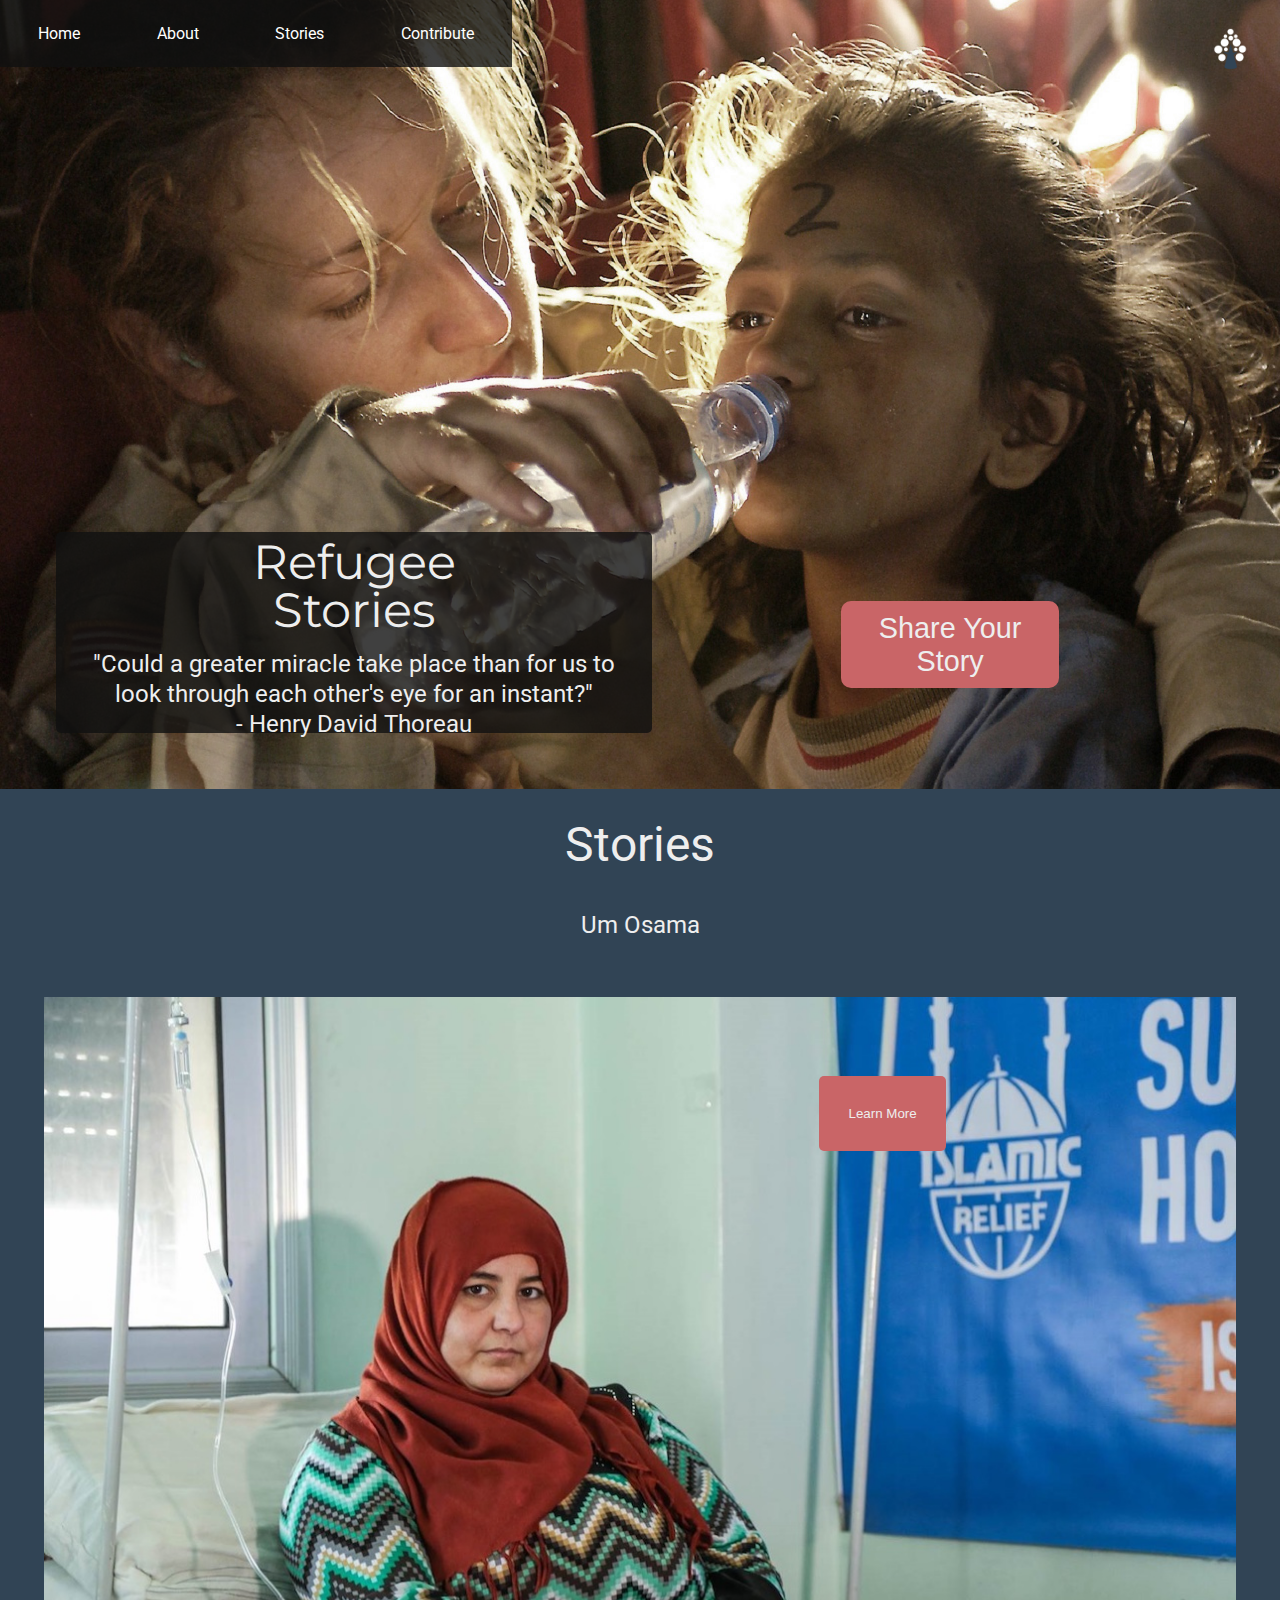
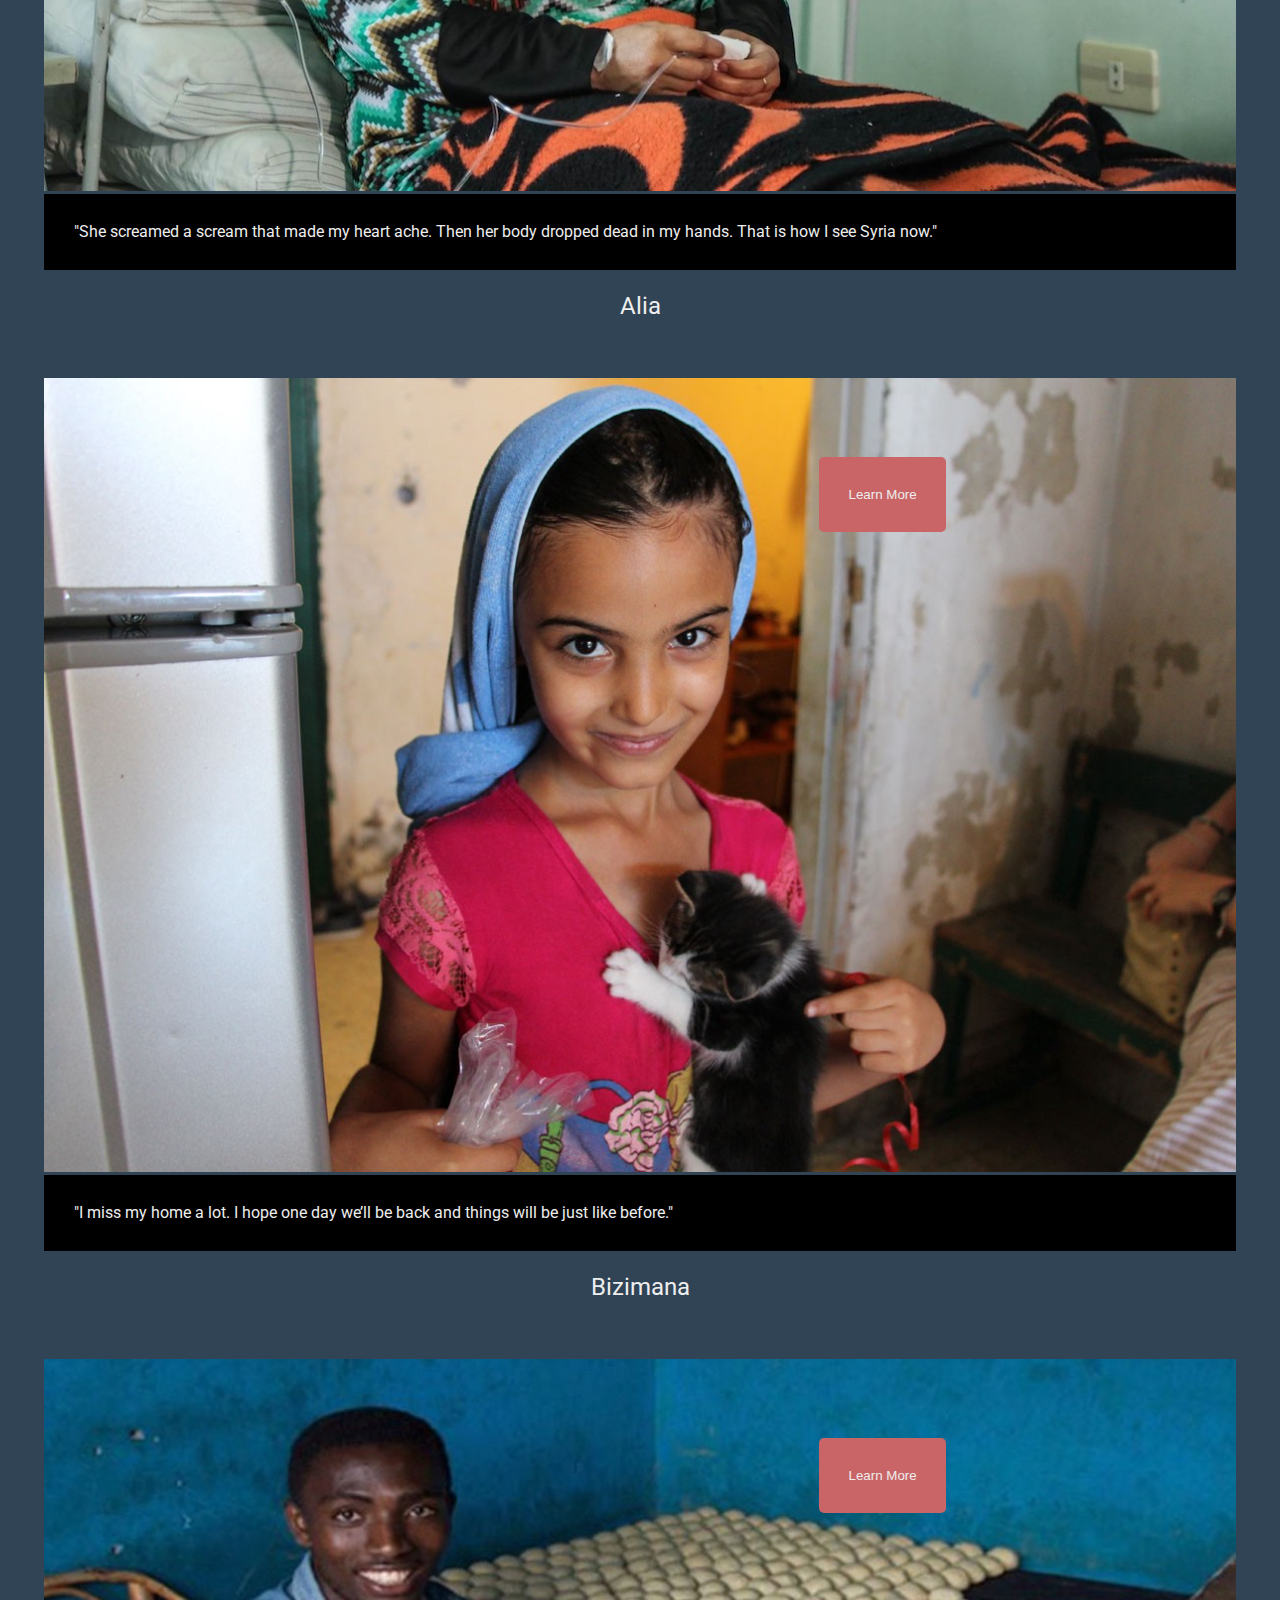
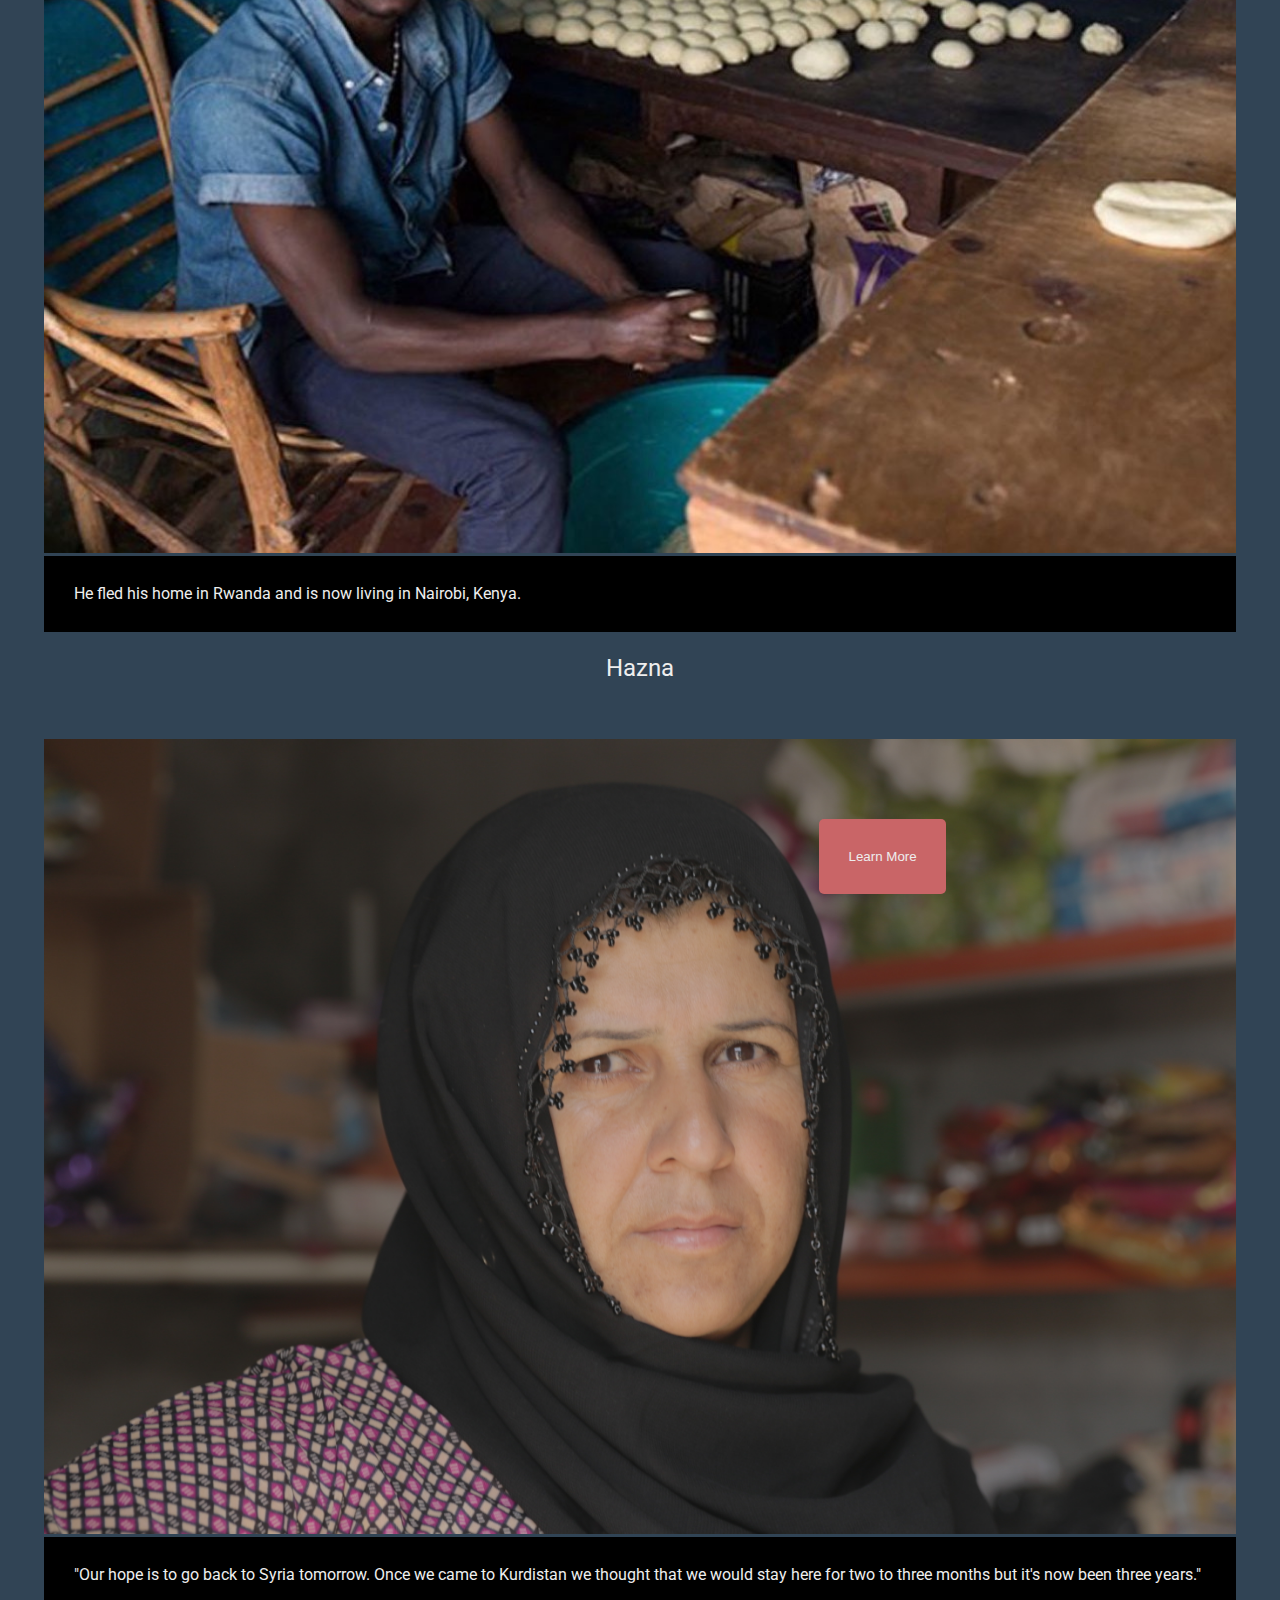
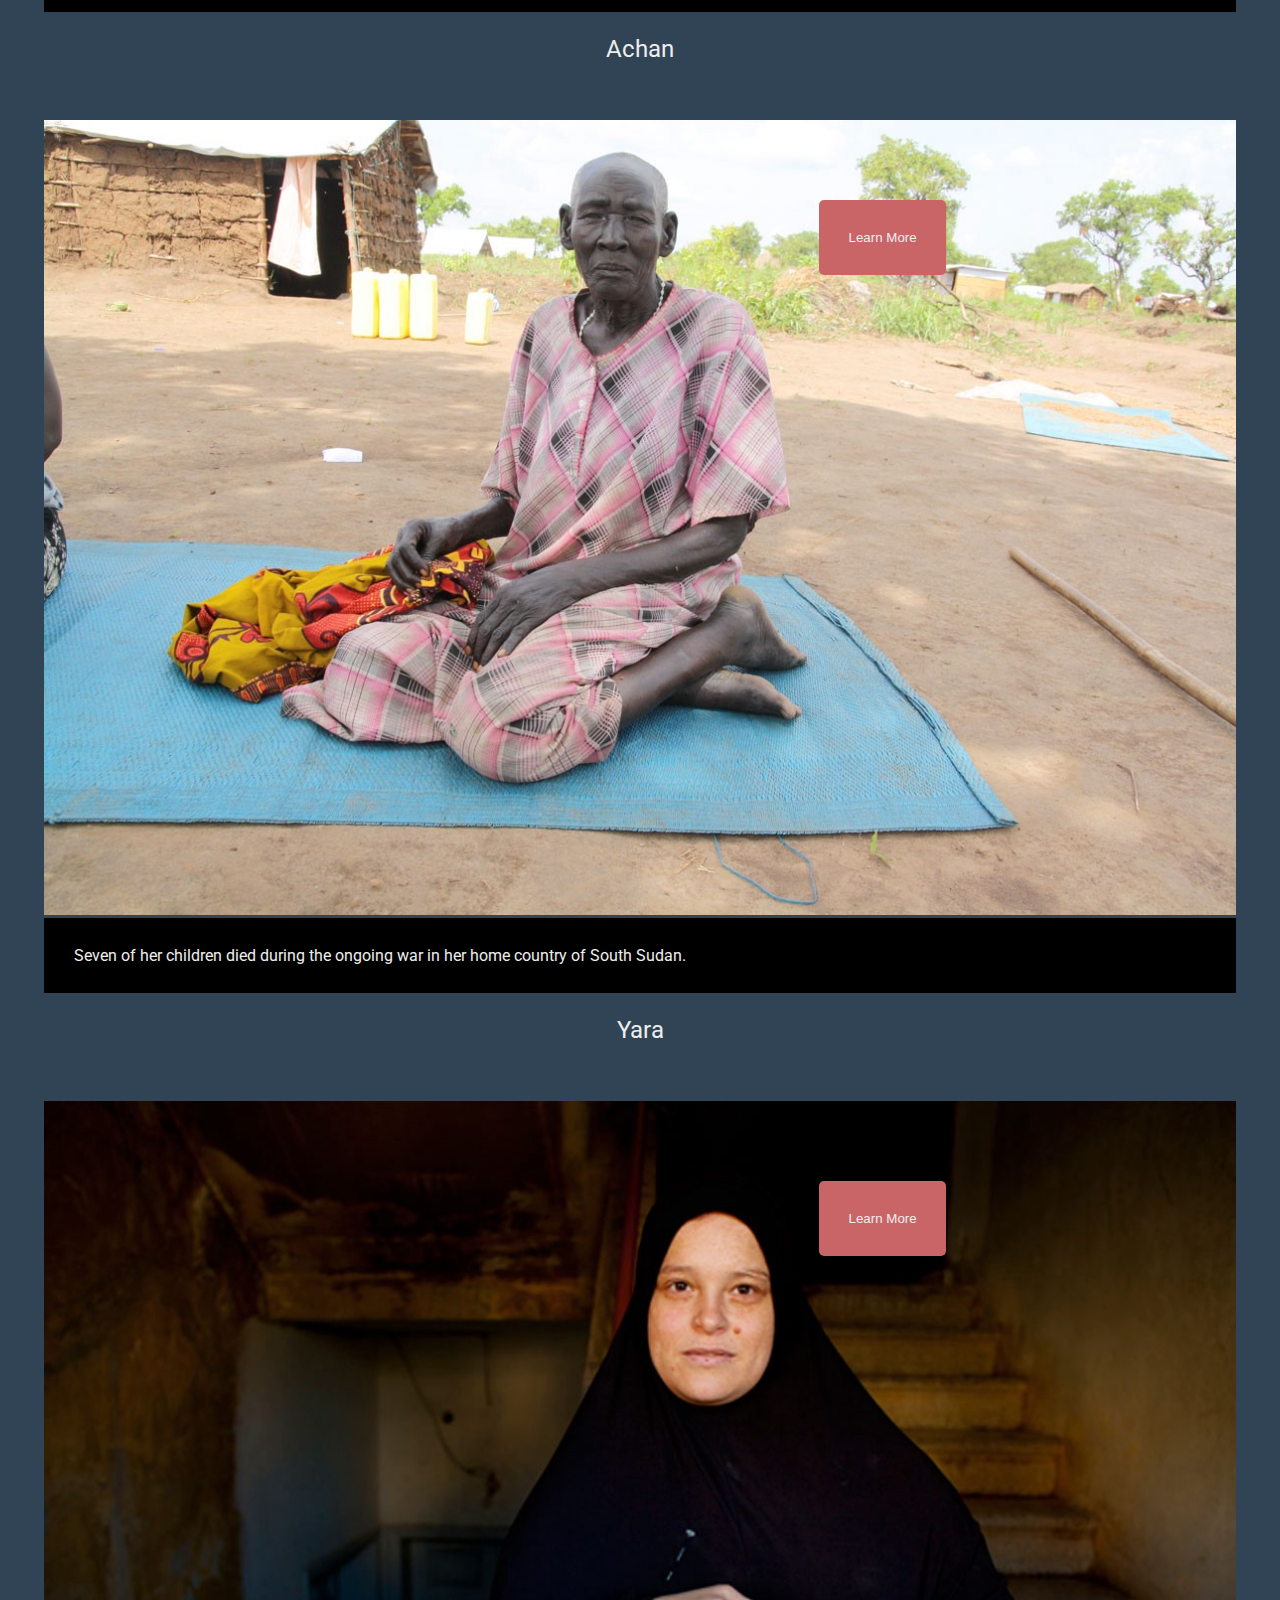
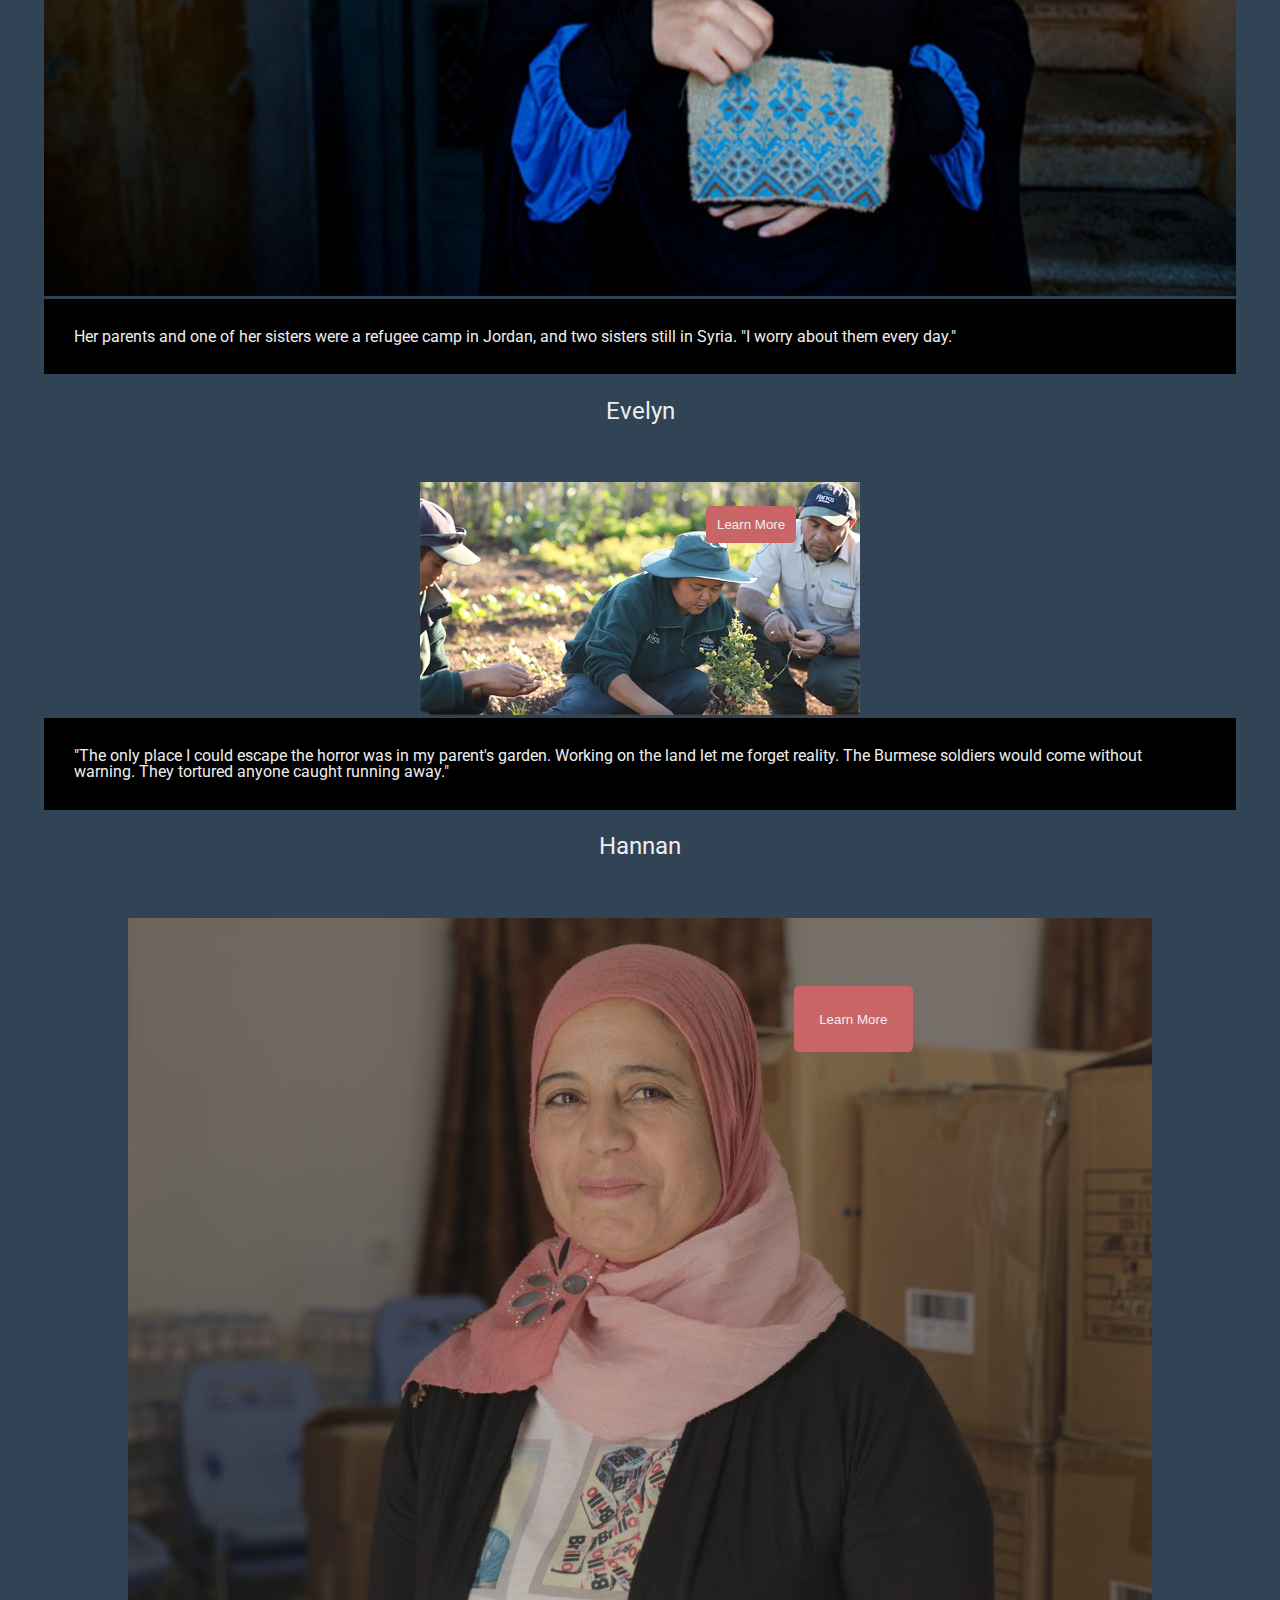
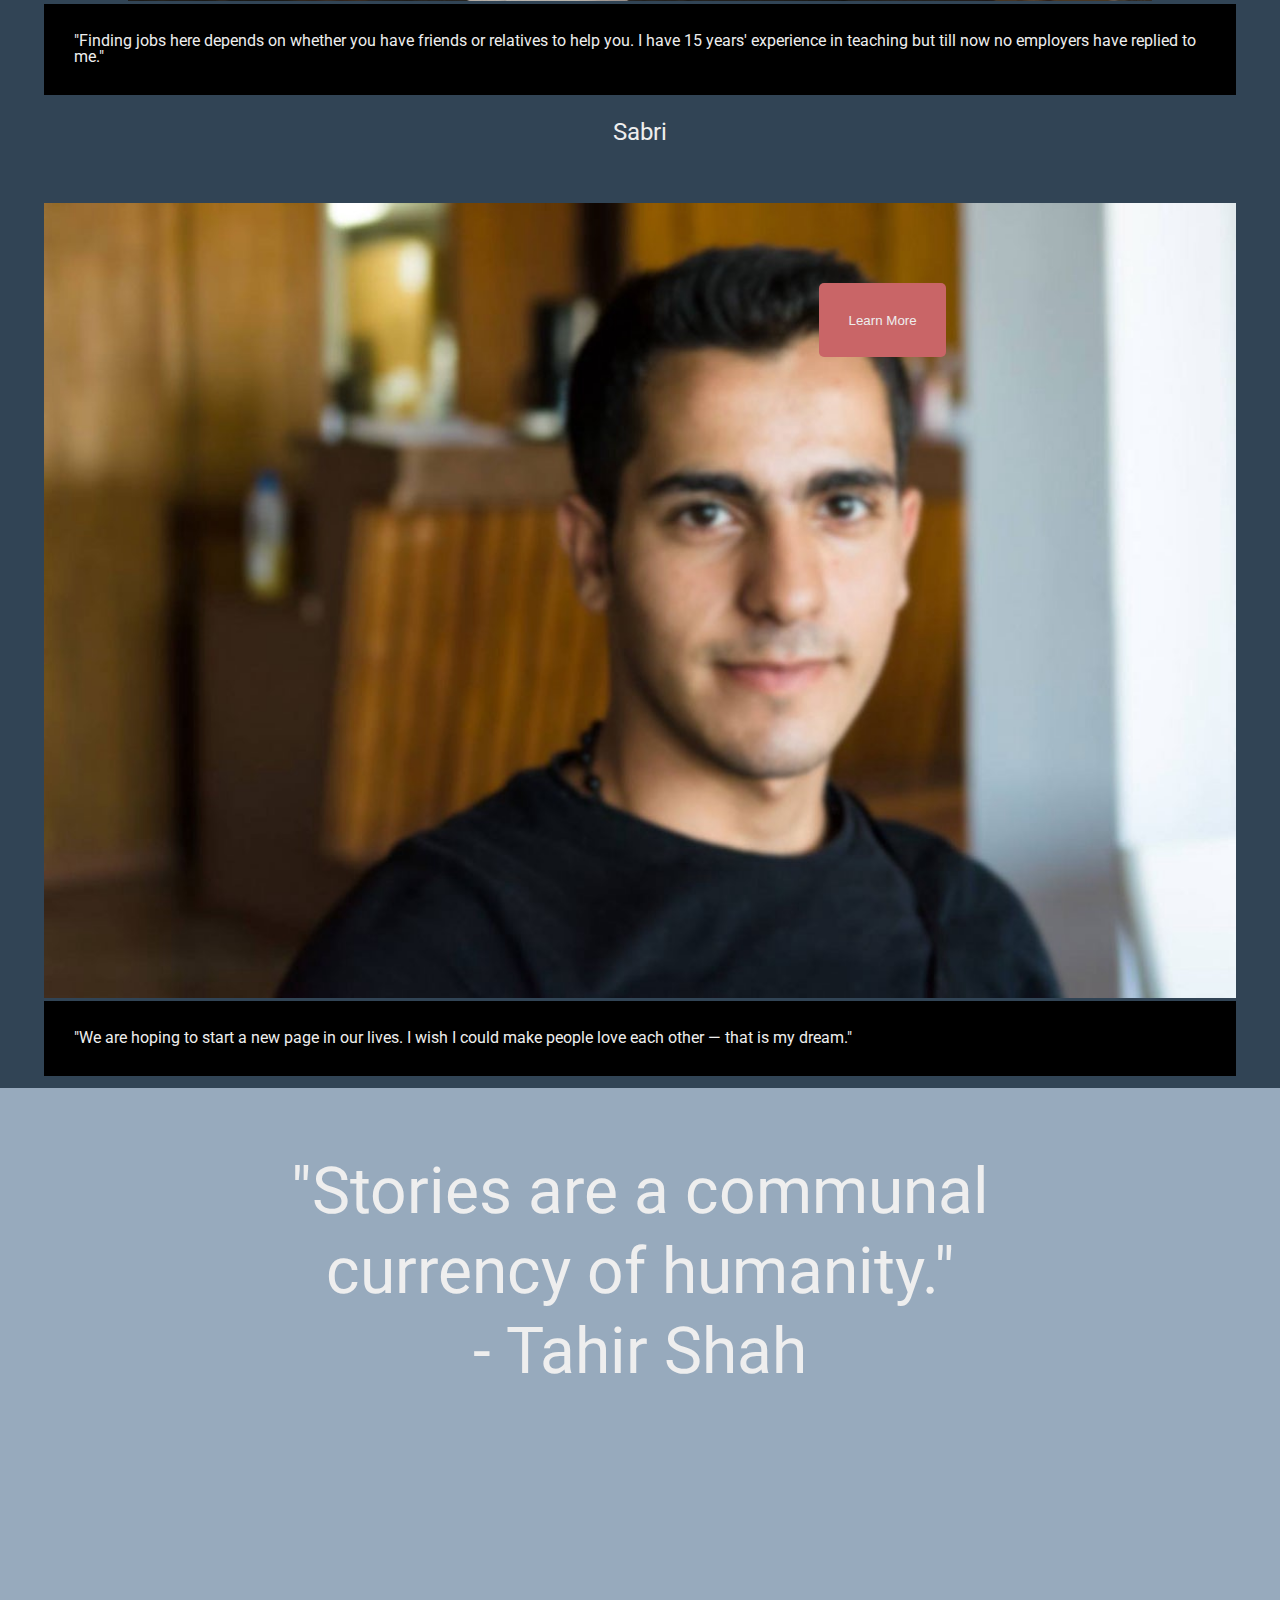
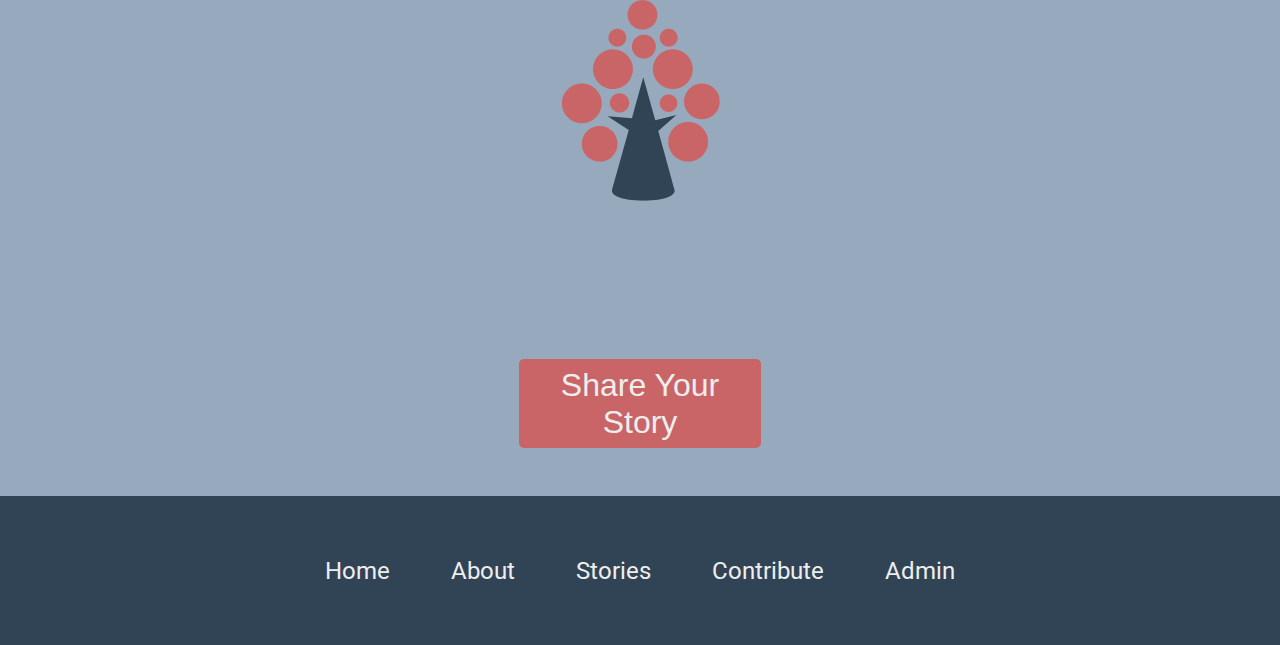
<file: index.html>
<!DOCTYPE html>
<html lang="en">
<head>
    <meta charset="UTF-8">
    <meta name="viewport" content="width=device-width, initial-scale=1.0">
    <title>Refugee Stories</title>
    <link rel="stylesheet" type="text/css" href="slick/slick.css"/>
    <link rel="stylesheet" type="text/css" href="slick/slick-theme.css"/>
    <link href="https://fonts.googleapis.com/css?family=Montserrat|Roboto&display=swap" rel="stylesheet">
    <link href="css/index.css" rel="stylesheet">
</head>
<body>
    <header>
        <nav>
            <div class="navLinks">
                <a href="index.html">Home</a>
                <a href="about-us.html">About</a>
                <a href="https://readrefugeestories.netlify.com">Stories</a>
                <a href="https://readrefugeestories.netlify.com/contribute">Contribute</a>
            </div>
            <div class="navLogo">
                <img src="img/white-logo.png" alt="white version of refugee stories tree logo">
            </div>
        </nav>
        <div class="headerTextButtonContainer">
            <div class="headerTextContainer">
                <h1>Refugee<br>Stories</h1>
                <p>"Could a greater miracle take place than for us to look through each other's eye for an instant?"<br>- Henry David Thoreau</p>
            </div>
            <div class="headerButtonContainer">
                <div>
                    <a href="https://readrefugeestories.netlify.com/contribute"><button class="share">Share Your Story</button></a>
                </div>
            </div>
        </div>
    </header>
    <section class="stories">
        <div class="storiesSectionTitleContainer">
            <h2>Stories</h2>
        </div>
        <div class="storiesContainer">
            <div class="storyContainer">
                <h3>Um Osama</h3>
                <div class="storyImageContainer">
                    <img src="img/um-osama.jpg" alt="Woman sitting in hospital bed with IV connected to them">
                    <a href="https://readrefugeestories.netlify.com/story/1"><button>Learn More</button></a>
                </div>
                <div class="storyDescription">
                    <p>"She screamed a scream that made my heart ache. Then her body dropped dead in my hands. That is how I see Syria now."</p>
                </div>
            </div>
            <div class="storyContainer">
                <h3>Alia</h3>
                <div class="storyImageContainer">
                    <img src="img/alia.jpeg" alt="portrait of young girl holding a kitten looking directly at the camera">
                    <a href="https://readrefugeestories.netlify.com/story/7"><button>Learn More</button></a>
                </div>
                <div class="storyDescription">
                        <p>"I miss my home a lot. I hope one day we’ll be back and things will be just like before."</p>
                </div>
            </div>
            <div class="storyContainer">
                <h3>Bizimana</h3>
                <div class="storyImageContainer">
                    <img src="img/bizimana.jpeg" alt="man sitting in chair next to table with balls of dough">
                    <a href="https://readrefugeestories.netlify.com/story/8"><button>Learn More</button></a>
                </div>
                <div class="storyDescription">
                        <p>He fled his home in Rwanda and is now living in Nairobi, Kenya.</p>
                </div>
            </div>
            <div class="storyContainer">
                <h3>Hazna</h3>
                <div class="storyImageContainer">
                    <img src="img/Hazna.jpg" alt="Close up of woman wearing a head scarf">
                    <a href="https://readrefugeestories.netlify.com/story/4"><button>Learn More</button></a>
                </div>
                <div class="storyDescription">
                    <p>"Our hope is to go back to Syria tomorrow. Once we came to Kurdistan we thought that we would stay here for two to three months but it's now been three years."</p>
                </div>
            </div>
            <div class="storyContainer">
                <h3>Achan</h3>
                <div class="storyImageContainer">
                    <img src="img/achan.jpeg" alt="woman sitting on mat outside">
                    <a href="https://readrefugeestories.netlify.com/story/6"><button>Learn More</button></a>
                </div>
                <div class="storyDescription">
                        <p>Seven of her children died during the ongoing war in her home country of South Sudan.</p>
                </div>
            </div>
            <div class="storyContainer">
                <h3>Yara</h3>
                <div class="storyImageContainer">
                    <img src="img/yara.jpeg" alt="portrait of woman holding a small bag">
                    <a href="https://readrefugeestories.netlify.com/story/9"><button>Learn More</button></a>
                </div>
                <div class="storyDescription">
                        <p>Her parents and one of her sisters were a refugee camp in Jordan, and two sisters still in Syria. "I worry about them every day."</p>
                </div>
            </div>
            <div class="storyContainer">
                <h3>Evelyn</h3>
                <div class="storyImageContainer">
                    <img src="img/evelyn.png" alt="Woman working in a garden">
                    <a href="https://readrefugeestories.netlify.com/story/3"><button>Learn More</button></a>
                </div>
                <div class="storyDescription">
                    <p>"The only place I could escape the horror was in my parent's garden. Working on the land let me forget reality. The Burmese soldiers would come without warning. They tortured anyone caught running away."</p>
                </div>
            </div>
            <div class="storyContainer">
                <h3>Hannan</h3>
                <div class="storyImageContainer">
                    <img src="img/hannan.jpg" alt="portrait of woman weraing a head scarf">
                    <a href="https://readrefugeestories.netlify.com/story/5"><button>Learn More</button></a>
                </div>
                <div class="storyDescription">
                    <p>"Finding jobs here depends on whether you have friends or relatives to help you. I have 15 years' experience in teaching but till now no employers have replied to me."</p>
                </div>
            </div>
            <div class="storyContainer">
                <h3>Sabri</h3>
                <div class="storyImageContainer">
                    <img src="img/sabri.jpeg" alt="portrait of a man sitting down inside a home">
                    <a href="https://readrefugeestories.netlify.com/story/10"><button>Learn More</button></a>
                </div>
                <div class="storyDescription">
                    <p>"We are hoping to start a new page in our lives. I wish I could make people love each other — that is my dream."</p>
                </div>
            </div>                        
        </div>
    </section>
    <section class="cta">
        <p>"Stories are a communal<br>currency of humanity."<br>- Tahir Shah</p>
        <div class="ctaImageContainer">
            <img src="img/pink-logo.png" alt="pink version of refugee stories tree logo">
        </div>
        <a href="https://readrefugeestories.netlify.com/contribute"><button>Share Your Story</button></a>
    </section>
    <footer>
        <div class="footerNavLinks">
            <a href="index.html">Home</a>
            <a href="about-us.html">About</a>
            <a href="https://readrefugeestories.netlify.com">Stories</a>
            <a href="https://readrefugeestories.netlify.com/contribute">Contribute</a>
            <a href="https://readrefugeestories.netlify.com/login">Admin</a>
        </div>
    </footer>
    <script   src="https://code.jquery.com/jquery-3.4.1.min.js"   integrity="sha256-CSXorXvZcTkaix6Yvo6HppcZGetbYMGWSFlBw8HfCJo="   crossorigin="anonymous"></script>
    <script type="text/javascript" src="slick/slick.min.js"></script>
    <script type="text/javascript" src="slick/slick-controls.js"></script>
   </body>
</html>
</file>
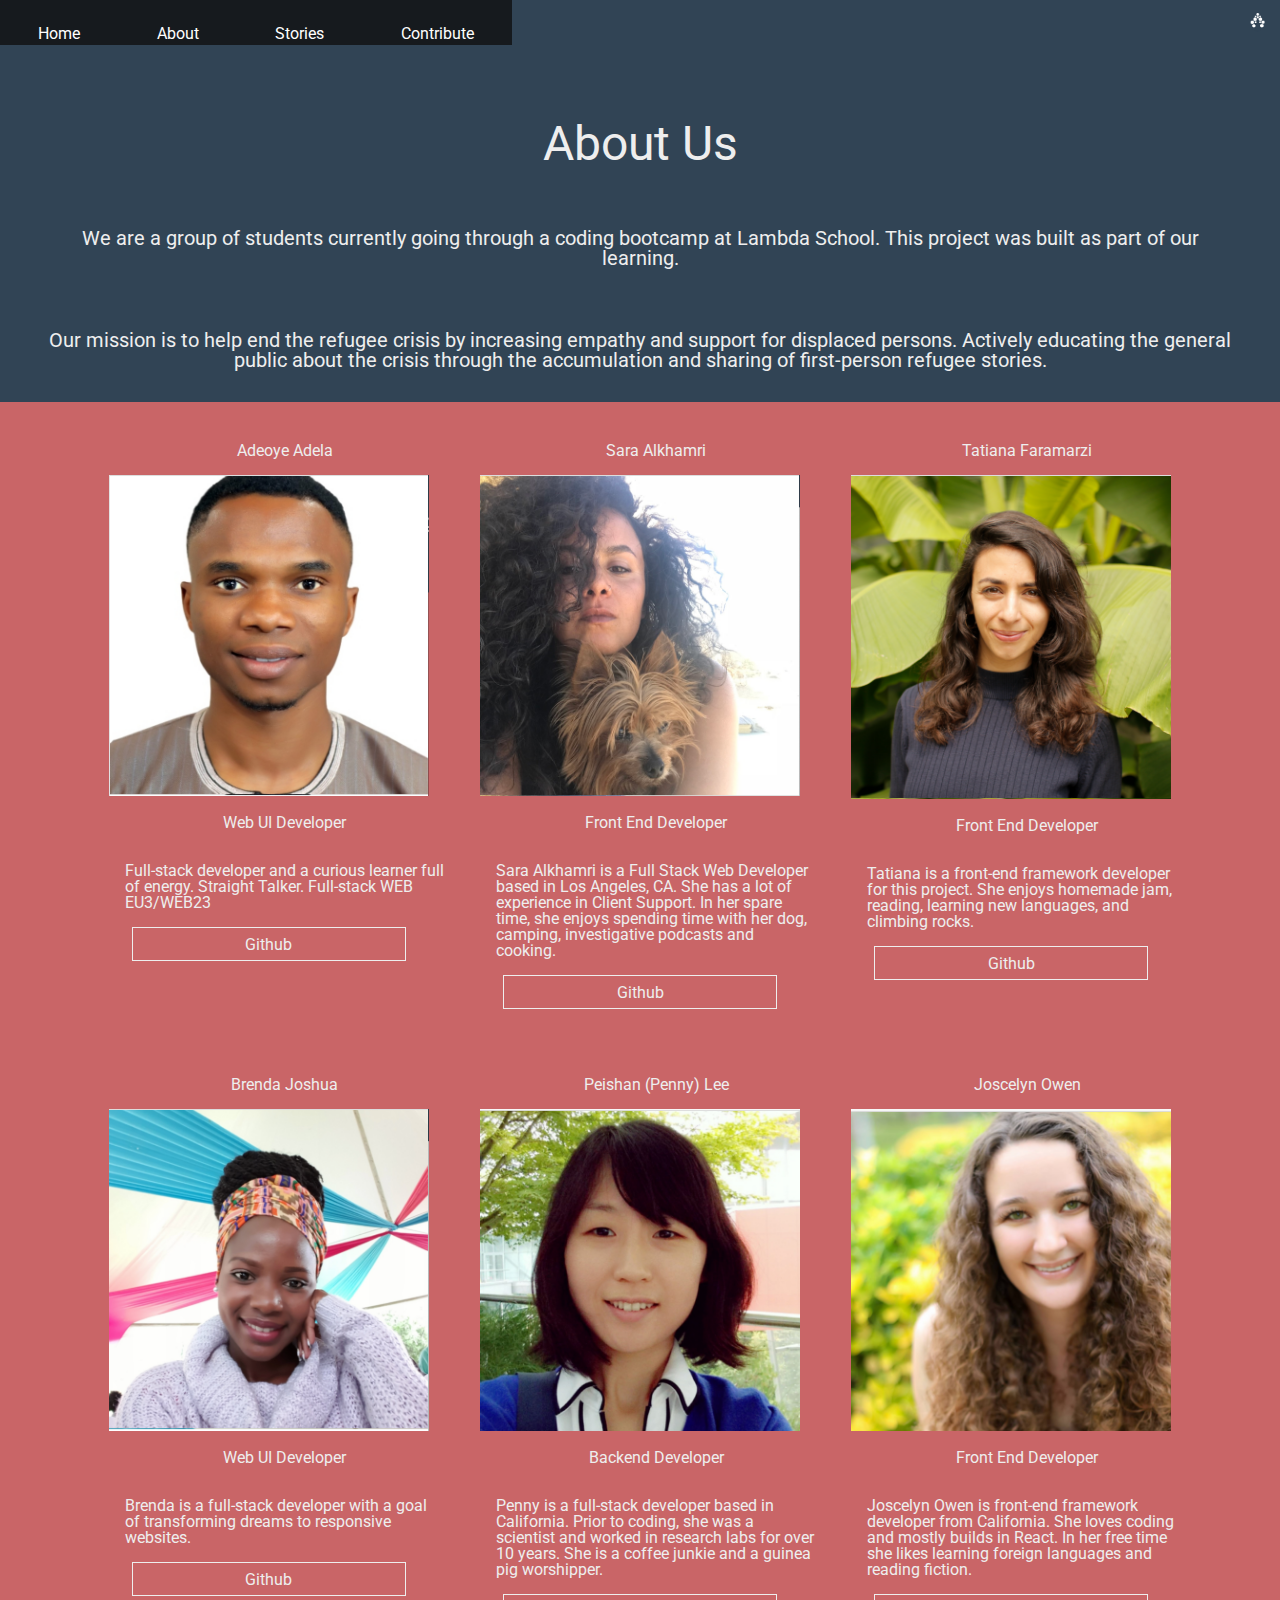
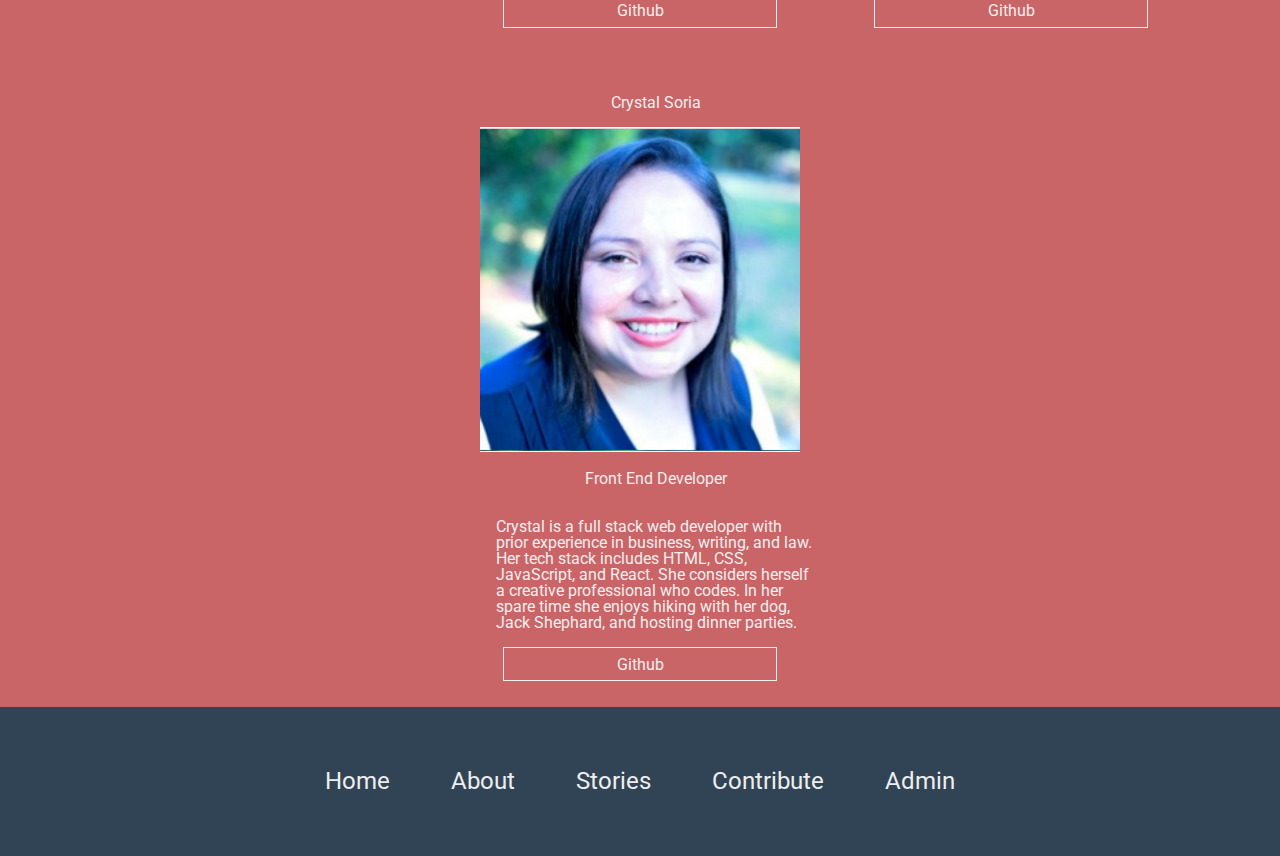
<file: about-us.html>
<!DOCTYPE html>
<html lang="en">
<head>
    <meta charset="UTF-8">
    <meta name="viewport" content="width=device-width, initial-scale=1.0">
   
    <title>Refugee Stories</title>
    <link href="https://fonts.googleapis.com/css?family=Montserrat|Roboto&display=swap" rel="stylesheet">
  <link href="css/about.css" rel="stylesheet">
</head>
<body>
    <header>
        <nav>
            <div class="navLinks">
              <a href="index.html">Home</a>
              <a href="about-us.html">About</a>
              <a href="https://readrefugeestories.netlify.com">Stories</a>
              <a href="https://readrefugeestories.netlify.com/contribute">Contribute</a>
            </div>
            <div class="navLogo">
                <img src="img/white-logo.png" alt="white version of refugee stories tree logo">
            </div>
        </nav>
        <div class="teamIntroMissionContainer">
          <div class="introContainer">
            <h2>About Us</h2>
            <p>We are a group of students currently going through a coding bootcamp at Lambda School. This project was built as part of our learning.</p>
          </div>
          <div class="missionContainer">
            <p>Our mission is to help end the refugee crisis by increasing empathy and support for displaced persons. Actively educating the general public about the crisis through the accumulation and sharing of first-person refugee stories.</p>
          </div>
        </div>
    </header>
    <section class="team">
      <div class="teamMember">
        <div class="name">
          <h2>Adeoye Adela</h2>
        </div>
        <div>
            <img src="img/team/adela.png" alt="portrait of team member Adeoye Adela">
        </div>
        <div class="role">
            <h3>Web UI Developer</h3>
        </div>
        <div>
            <p>Full-stack developer and a curious learner full of energy. Straight Talker. Full-stack WEB EU3/WEB23</p>
        </div>
        <div class="githubLink">
          <a href="https://github.com/adelaadeoye" target="_blank" rel="noopener noreferrer">Github</a>
        </div>
      </div>
      <div class="teamMember">
        <div class="name">
          <h2>Sara Alkhamri</h2>
        </div>
        <div>
            <img src="img/team/alkhamri.png" alt="portrait of team member Sara Alkhamri">
        </div>
        <div class="role">
            <h3>Front End Developer</h3>
        </div>
        <div>
            <p>Sara Alkhamri is a Full Stack Web Developer based in Los Angeles, CA. She has a lot of experience in Client Support. In her spare time, she enjoys spending time with her dog, camping, investigative podcasts and cooking.</p>
        </div>
        <div class="githubLink">
          <a href="https://github.com/Sara-Alkhamri" target="_blank" rel="noopener noreferrer">Github</a>
        </div>
      </div>
      <div class="teamMember">
        <div class="name">
          <h2>Tatiana Faramarzi</h2>
        </div>
        <div>
            <img src="img/team/faramarzi.png" alt="portrait of team member Tatiana Faramarzi">
        </div>
        <div class="role">
            <h3>Front End Developer</h3>
        </div>
        <div>
            <p>Tatiana is a front-end framework developer for this project. She enjoys homemade jam, reading, learning new languages, and climbing rocks.</p>
        </div>
        <div class="githubLink">
            <a href="https://github.com/tfaramar" target="_blank" rel="noopener noreferrer">Github</a>
        </div>
      </div>
      <div class="teamMember">
        <div class="name">
          <h2>Brenda Joshua</h2>
        </div>
        <div>
            <img src="img/team/joshua.png" alt="portrait of team member Brenda Joshua">
        </div>
        <div class="role">
            <h3>Web UI Developer</h3>
        </div>
        <div>
            <p>Brenda is a full-stack developer with a goal of transforming dreams to responsive websites.</p>
        </div>
        <div class="githubLink">
            <a href="https://github.com/Brendajoshua" target="_blank" rel="noopener noreferrer">Github</a>
        </div>
      </div>
      <div class="teamMember">
        <div class="name">
          <h2>Peishan (Penny) Lee</h2>
        </div>
        <div>
            <img src="img/team/lee.png" alt="portrait of team member Peishan (Penny) Lee">
        </div>
        <div class="role">
            <h3>Backend Developer</h3>
        </div>
        <div>
            <p>Penny is a full-stack developer based in California. Prior to coding, she was a scientist and worked in research labs for over 10 years. She is a coffee junkie and a guinea pig worshipper.</p>
        </div>
        <div class="githubLink">
            <a href="https://github.com/mochibot" target="_blank" rel="noopener noreferrer">Github</a>
        </div>
      </div>
      <div class="teamMember">
        <div class="name">
          <h2>Joscelyn Owen</h2>
        </div>
        <div>
            <img src="img/team/owen.png" alt="portrait of team member Joscelyn Owen">
        </div>
        <div class="role">
            <h3>Front End Developer</h3>
        </div>
        <div>
            <p>Joscelyn Owen is front-end framework developer from California. She loves coding and mostly builds in React. In her free time she likes learning foreign languages and reading fiction.</p>
        </div>
        <div class="githubLink">
            <a href="https://github.com/Joscelyn1" target="_blank" rel="noopener noreferrer">Github</a>
        </div>
      </div>
      <div class="teamMember">
        <div class="name">
          <h2>Crystal Soria</h2>
        </div>
        <div>
            <img src="img/team/soria.png" alt="portrait of team member Crystal Soria">
        </div>
        <div class="role">
            <h3>Front End Developer</h3>
        </div>
        <div>
            <p>Crystal is a full stack web developer with prior experience in business, writing, and law. Her tech stack includes HTML, CSS, JavaScript, and React. She considers herself a creative professional who codes. In her spare time she enjoys hiking with her dog, Jack Shephard, and hosting dinner parties.</p>
        </div>
        <div class="githubLink">
            <a href="https://github.com/cmstexas" target="_blank" rel="noopener noreferrer">Github</a>
        </div>
      </div>
    </section>
    <footer>
      <div class="footerNavLinks">
        <a href="index.html">Home</a>
        <a href="about-us.html">About</a>
        <a href="https://readrefugeestories.netlify.com">Stories</a>
        <a href="https://readrefugeestories.netlify.com/contribute">Contribute</a>
        <a href="https://readrefugeestories.netlify.com/login">Admin</a>
      </div>
    </footer>
</body>
</html>
</file>
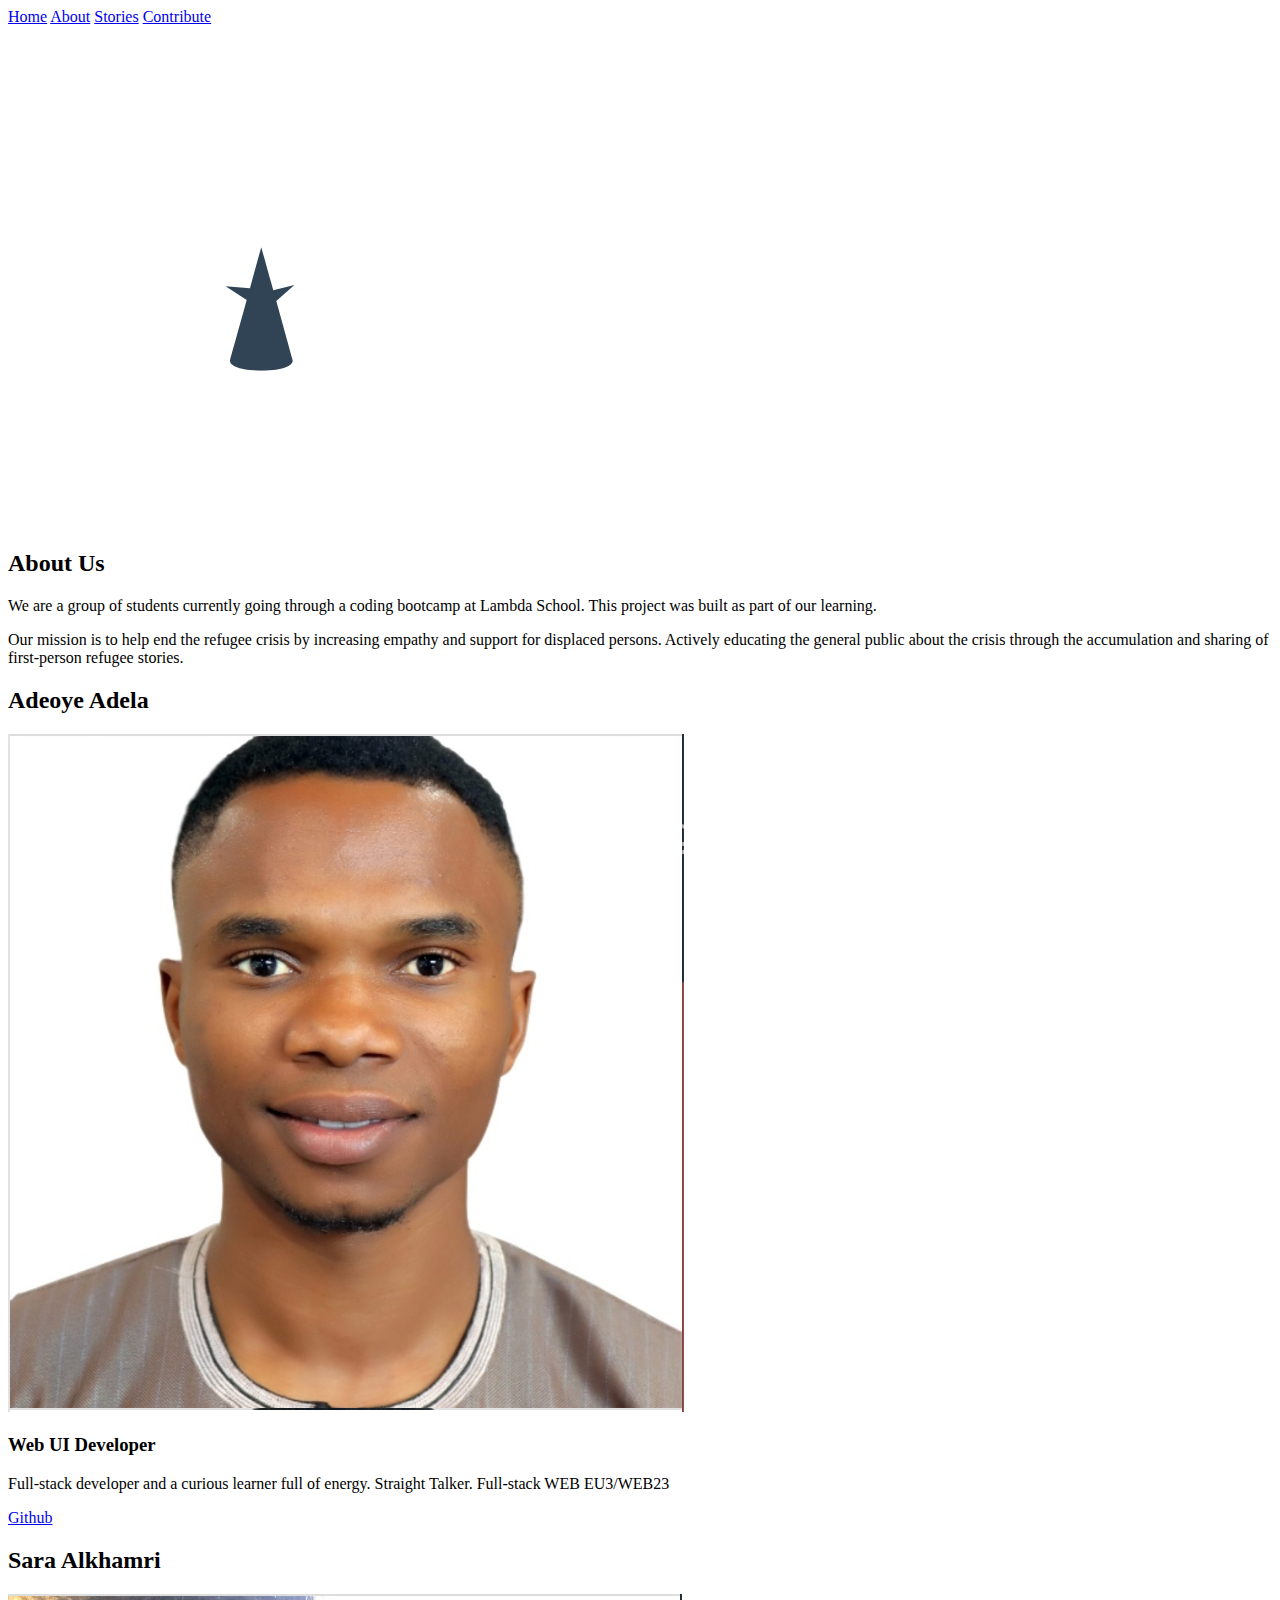
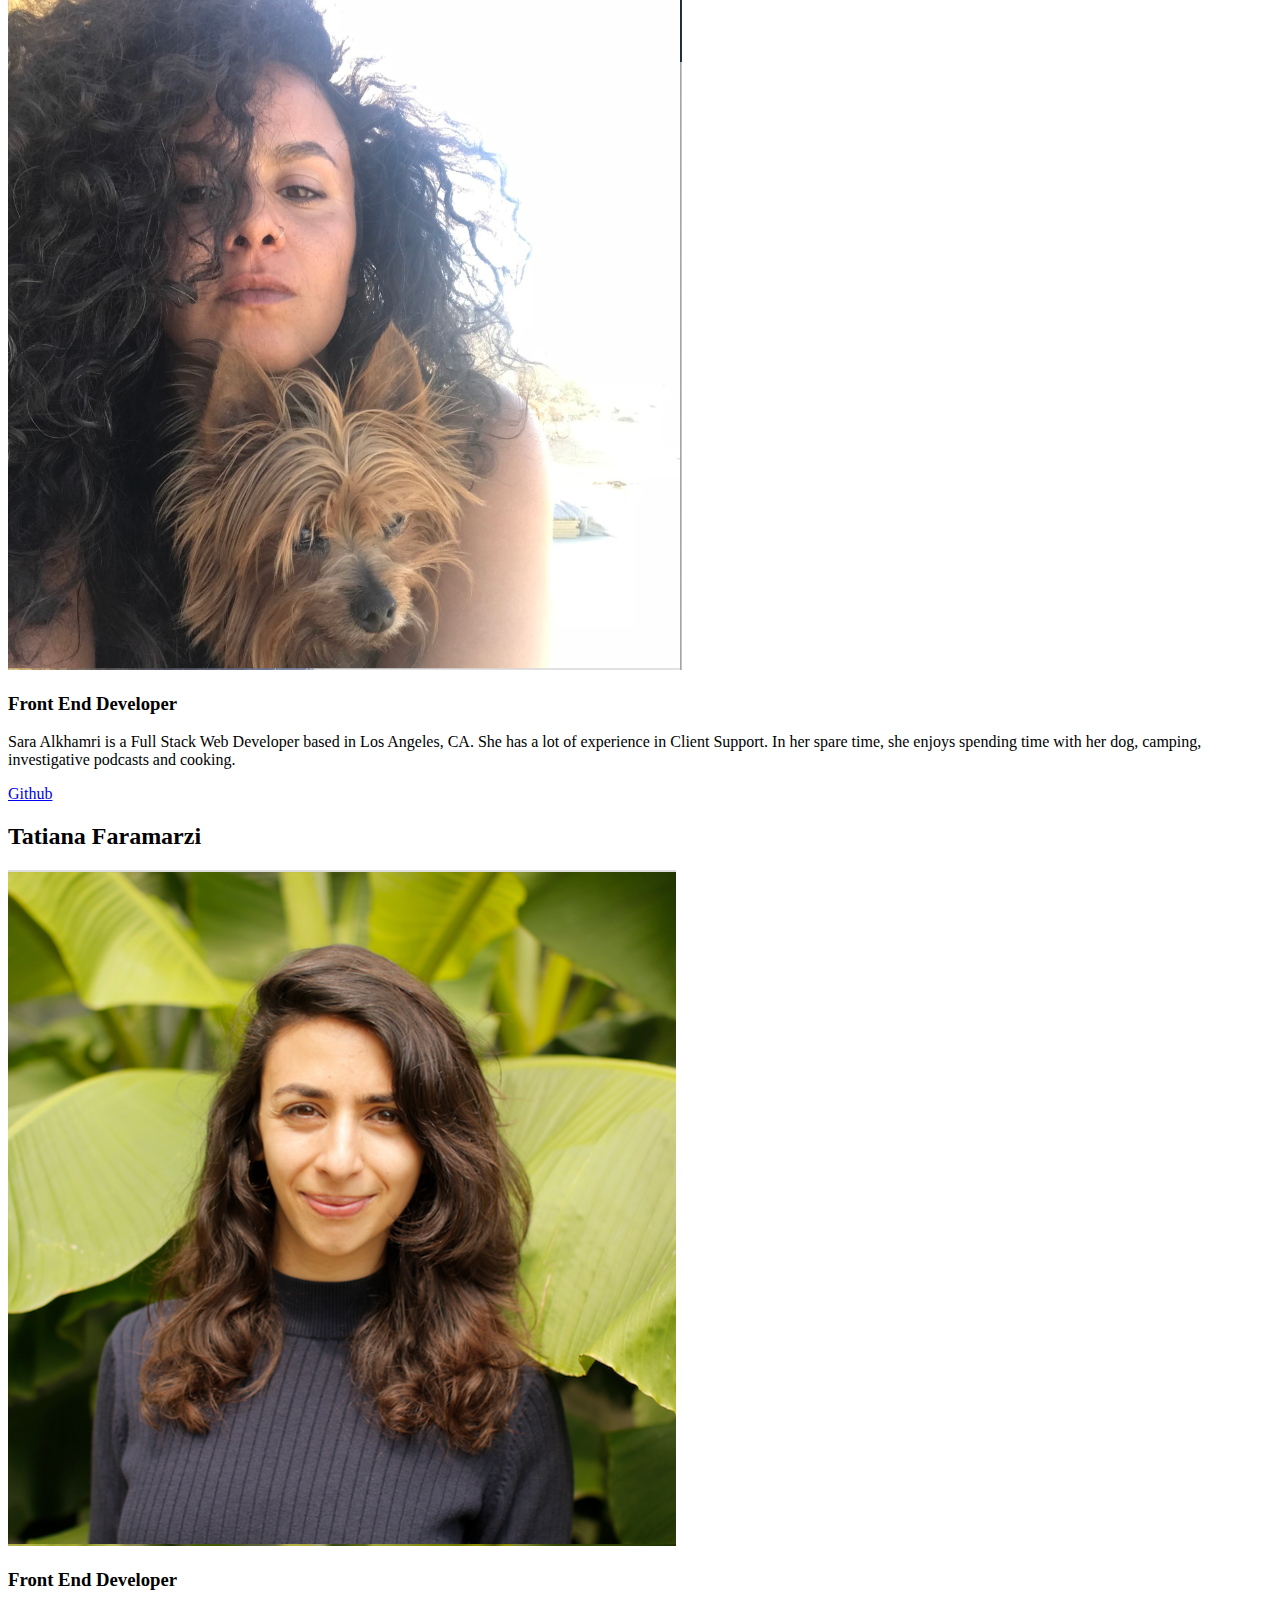
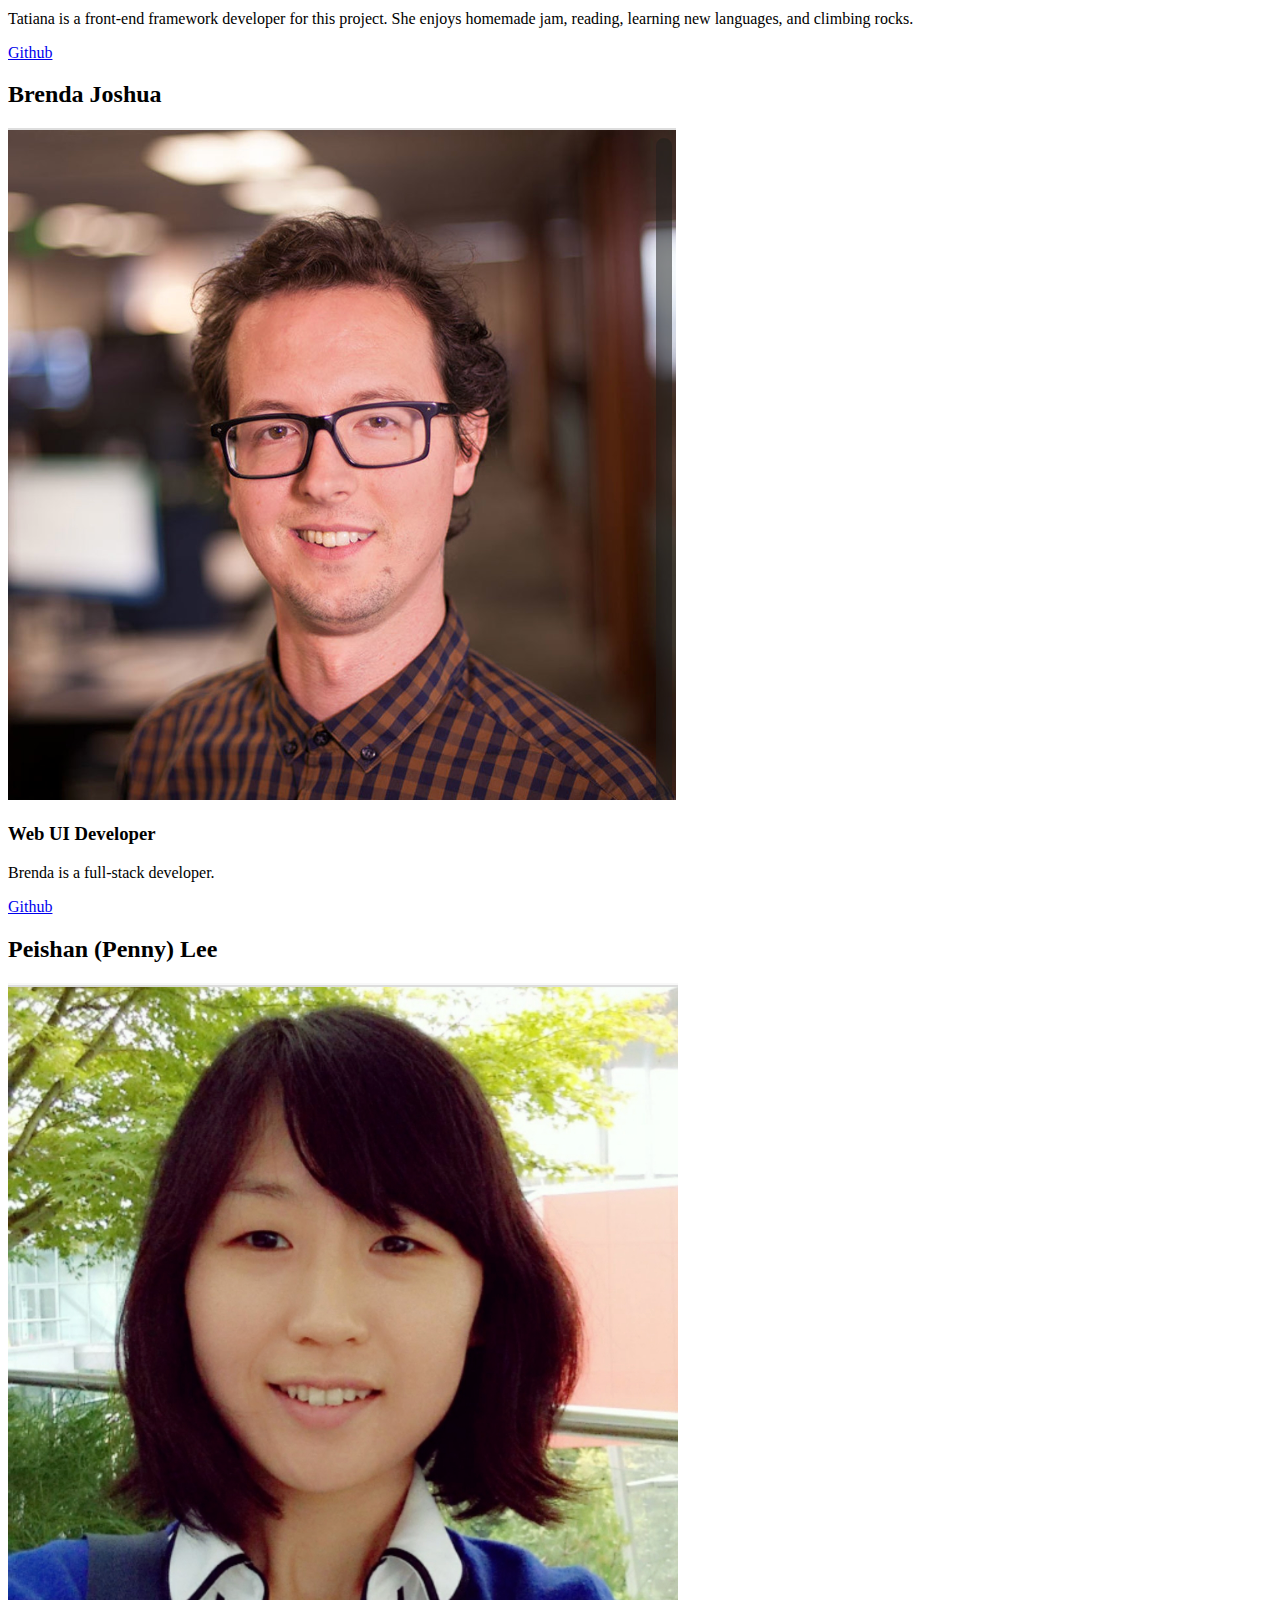
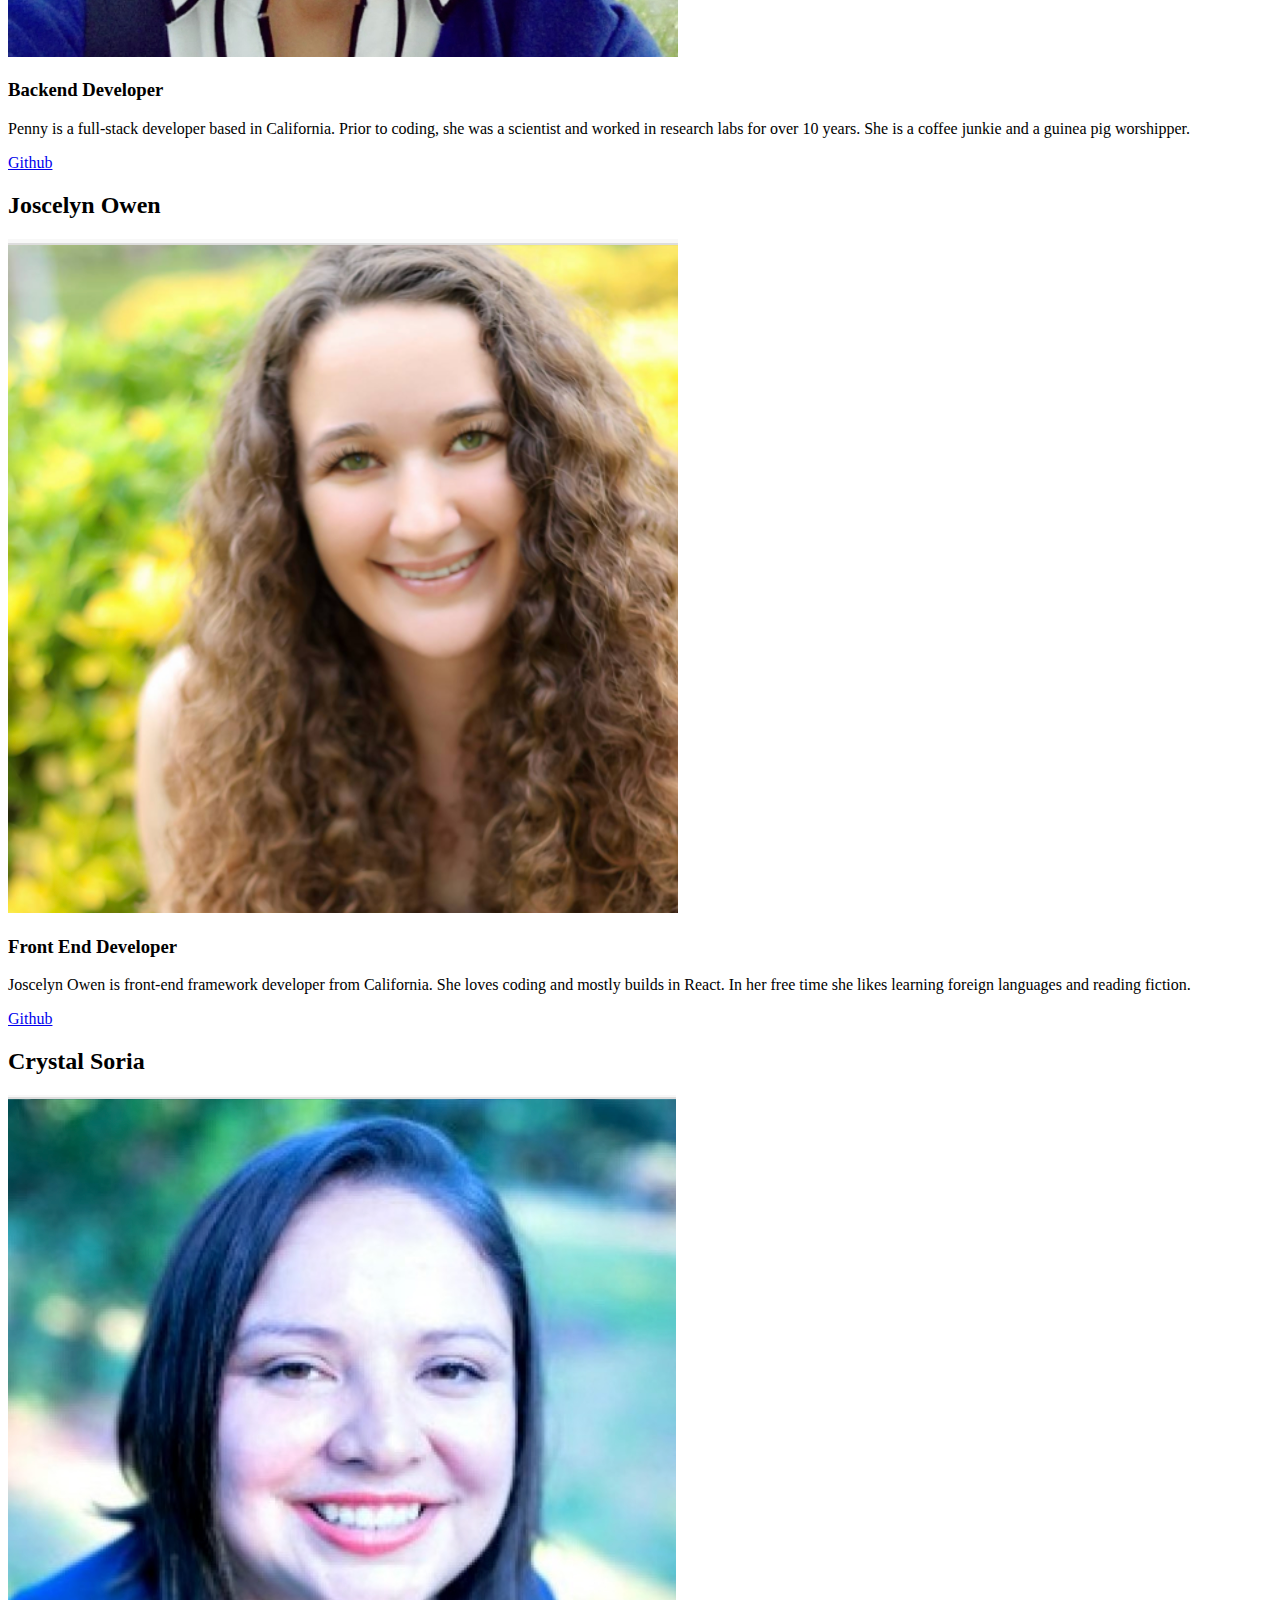
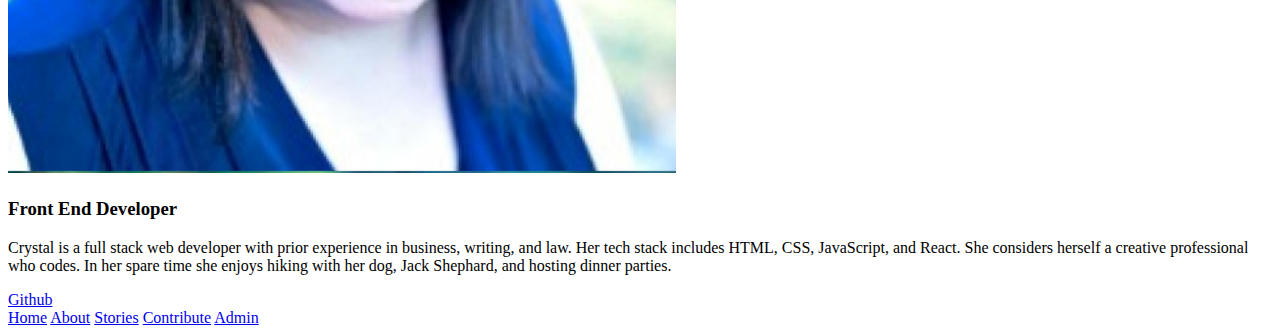
<file: about.html>
<!DOCTYPE html>
<html lang="en">
<head>
    <meta charset="UTF-8">
    <meta name="viewport" content="width=device-width, initial-scale=1.0">
    <meta http-equiv="X-UA-Compatible" content="ie=edge">
    <title>Refugee Stories</title>
</head>
<body>
    <header>
        <nav>
            <div class="navLinks">
              <a href="index.html">Home</a>
              <a href="about-us.html">About</a>
              <a href="https://readrefugeestories.netlify.com">Stories</a>
              <a href="https://readrefugeestories.netlify.com/contribute">Contribute</a>
            </div>
            <div class="navLogo">
                <img src="img/white-logo.png" alt="white version of refugee stories tree logo">
            </div>
        </nav>
        <div class="teamIntroMissionContainer">
          <div class="introContainer">
            <h2>About Us</h2>
            <p>We are a group of students currently going through a coding bootcamp at Lambda School. This project was built as part of our learning.</p>
          </div>
          <div class="missionContainer">
            <p>Our mission is to help end the refugee crisis by increasing empathy and support for displaced persons. Actively educating the general public about the crisis through the accumulation and sharing of first-person refugee stories.</p>
          </div>
        </div>
    </header>
    <section class="team">
      <div class="teamMember">
        <div class="name">
          <h2>Adeoye Adela</h2>
        </div>
        <div>
            <img src="img/team/adela.png" alt="portrait of team member Adeoye Adela">
        </div>
        <div class="role">
            <h3>Web UI Developer</h3>
        </div>
        <div>
            <p>Full-stack developer and a curious learner full of energy. Straight Talker. Full-stack WEB EU3/WEB23</p>
        </div>
        <div class="githubLink">
          <a href="https://github.com/adelaadeoye" target="_blank" rel="noopener noreferrer">Github</a>
        </div>
      </div>
      <div class="teamMember">
        <div class="name">
          <h2>Sara Alkhamri</h2>
        </div>
        <div>
            <img src="img/team/alkhamri.png" alt="portrait of team member Sara Alkhamri">
        </div>
        <div class="role">
            <h3>Front End Developer</h3>
        </div>
        <div>
            <p>Sara Alkhamri is a Full Stack Web Developer based in Los Angeles, CA. She has a lot of experience in Client Support. In her spare time, she enjoys spending time with her dog, camping, investigative podcasts and cooking.</p>
        </div>
        <div class="githubLink">
          <a href="https://github.com/Sara-Alkhamri" target="_blank" rel="noopener noreferrer">Github</a>
        </div>
      </div>
      <div class="teamMember">
        <div class="name">
          <h2>Tatiana Faramarzi</h2>
        </div>
        <div>
            <img src="img/team/faramarzi.png" alt="portrait of team member Tatiana Faramarzi">
        </div>
        <div class="role">
            <h3>Front End Developer</h3>
        </div>
        <div>
            <p>Tatiana is a front-end framework developer for this project. She enjoys homemade jam, reading, learning new languages, and climbing rocks.</p>
        </div>
        <div class="githubLink">
            <a href="https://github.com/tfaramar" target="_blank" rel="noopener noreferrer">Github</a>
        </div>
      </div>
      <div class="teamMember">
        <div class="name">
          <h2>Brenda Joshua</h2>
        </div>
        <div>
            <img src="img/team/inden.png" alt="portrait of team member Dave Inden">
        </div>
        <div class="role">
            <h3>Web UI Developer</h3>
        </div>
        <div>
            <p>Brenda is a full-stack developer.</p>
        </div>
        <div class="githubLink">
            <a href="https://github.com/Brendajoshua" target="_blank" rel="noopener noreferrer">Github</a>
        </div>
      </div>
      <div class="teamMember">
        <div class="name">
          <h2>Peishan (Penny) Lee</h2>
        </div>
        <div>
            <img src="img/team/lee.png" alt="portrait of team member Peishan (Penny) Lee">
        </div>
        <div class="role">
            <h3>Backend Developer</h3>
        </div>
        <div>
            <p>Penny is a full-stack developer based in California. Prior to coding, she was a scientist and worked in research labs for over 10 years. She is a coffee junkie and a guinea pig worshipper.</p>
        </div>
        <div class="githubLink">
            <a href="https://github.com/mochibot" target="_blank" rel="noopener noreferrer">Github</a>
        </div>
      </div>
      <div class="teamMember">
        <div class="name">
          <h2>Joscelyn Owen</h2>
        </div>
        <div>
            <img src="img/team/owen.png" alt="portrait of team member Joscelyn Owen">
        </div>
        <div class="role">
            <h3>Front End Developer</h3>
        </div>
        <div>
            <p>Joscelyn Owen is front-end framework developer from California. She loves coding and mostly builds in React. In her free time she likes learning foreign languages and reading fiction.</p>
        </div>
        <div class="githubLink">
            <a href="https://github.com/Joscelyn1" target="_blank" rel="noopener noreferrer">Github</a>
        </div>
      </div>
      <div class="teamMember">
        <div class="name">
          <h2>Crystal Soria</h2>
        </div>
        <div>
            <img src="img/team/soria.png" alt="portrait of team member Crystal Soria">
        </div>
        <div class="role">
            <h3>Front End Developer</h3>
        </div>
        <div>
            <p>Crystal is a full stack web developer with prior experience in business, writing, and law. Her tech stack includes HTML, CSS, JavaScript, and React. She considers herself a creative professional who codes. In her spare time she enjoys hiking with her dog, Jack Shephard, and hosting dinner parties.</p>
        </div>
        <div class="githubLink">
            <a href="https://github.com/cmstexas" target="_blank" rel="noopener noreferrer">Github</a>
        </div>
      </div>
    </section>
    <footer>
      <div class="footerNavLinks">
        <a href="index.html">Home</a>
        <a href="about-us.html">About</a>
        <a href="https://readrefugeestories.netlify.com">Stories</a>
        <a href="https://readrefugeestories.netlify.com/contribute">Contribute</a>
        <a href="https://readrefugeestories.netlify.com/login">Admin</a>
      </div>
    </footer>
</body>
</html>
</file>
<file: css/index.css>
/* http://meyerweb.com/eric/tools/css/reset/ 
   v2.0 | 20110126
   License: none (public domain)
*/
html,
body,
div,
span,
applet,
object,
iframe,
h1,
h2,
h3,
h4,
h5,
h6,
p,
blockquote,
pre,
a,
abbr,
acronym,
address,
big,
cite,
code,
del,
dfn,
em,
img,
ins,
kbd,
q,
s,
samp,
small,
strike,
strong,
sub,
sup,
tt,
var,
b,
u,
i,
center,
dl,
dt,
dd,
ol,
ul,
li,
fieldset,
form,
label,
legend,
table,
caption,
tbody,
tfoot,
thead,
tr,
th,
td,
article,
aside,
canvas,
details,
embed,
figure,
figcaption,
footer,
header,
hgroup,
menu,
nav,
output,
ruby,
section,
summary,
time,
mark,
audio,
video {
  margin: 0;
  padding: 0;
  border: 0;
  font-size: 100%;
  font: inherit;
  vertical-align: baseline;
}
/* HTML5 display-role reset for older browsers */
article,
aside,
details,
figcaption,
figure,
footer,
header,
hgroup,
menu,
nav,
section {
  display: block;
}
body {
  line-height: 1;
}
ol,
ul {
  list-style: none;
}
blockquote,
q {
  quotes: none;
}
blockquote:before,
blockquote:after,
q:before,
q:after {
  content: '';
  content: none;
}
table {
  border-collapse: collapse;
  border-spacing: 0;
}
h1 {
  font-family: 'Montserrat', sans-serif;
}
h2,
h3,
h4,
h5,
h6,
p,
a {
  font-family: 'Roboto', sans-serif;
}
header {
  min-height: 40vh;
  background: url('../img/hero-image.jpg') no-repeat center center fixed;
  background-size: cover;
  width: 100%;
}
@media (max-width: 500px) {
  header {
    background: #C96567;
    min-height: 50vh;
  }
}
header nav {
  display: flex;
  justify-content: space-between;
}
header nav .navLinks {
  width: 40%;
  height: 10%;
  display: flex;
  justify-content: space-around;
  background: rgba(16, 16, 16, 0.8);
}
@media (max-width: 800px) {
  header nav .navLinks {
    width: 100%;
  }
}
@media (max-width: 500px) {
  header nav .navLinks {
    width: 100%;
  }
}
header nav .navLinks a {
  color: white;
  text-decoration: none;
  padding: 5%;
}
header nav .navLogo {
  display: flex;
  justify-content: flex-end;
  width: 50%;
}
@media (max-width: 800px) {
  header nav .navLogo {
    width: 20%;
  }
}
@media (max-width: 500px) {
  header nav .navLogo {
    display: none;
  }
}
header nav .navLogo img {
  height: 20%;
}
header .headerTextButtonContainer {
  display: flex;
  justify-content: space-between;
  padding: 2.5%;
  height: 25vh;
}
@media (max-width: 500px) {
  header .headerTextButtonContainer {
    flex-direction: column;
    align-items: center;
  }
}
header .headerTextButtonContainer .headerTextContainer {
  width: 50%;
  height: auto;
  color: #EEE;
  display: flex;
  flex-direction: column;
  text-align: center;
  background: rgba(16, 16, 16, 0.8);
  border-radius: 5px;
  margin-left: 2%;
  margin-bottom: 2%;
}
@media (max-width: 500px) {
  header .headerTextButtonContainer .headerTextContainer {
    width: 100%;
    background: none;
  }
}
header .headerTextButtonContainer .headerTextContainer h1 {
  padding-top: 1%;
  font-size: 3rem;
  margin-bottom: -2.5%;
}
@media (max-width: 800px) {
  header .headerTextButtonContainer .headerTextContainer h1 {
    font-size: 2rem;
    margin-top: 2%;
  }
}
header .headerTextButtonContainer .headerTextContainer p {
  padding: 5%;
  margin-bottom: 2%;
  font-size: 1.5rem;
  line-height: 125%;
}
@media (max-width: 800px) {
  header .headerTextButtonContainer .headerTextContainer p {
    font-size: 1.25rem;
    margin-top: 2%;
  }
}
header .headerTextButtonContainer .headerButtonContainer {
  width: 50%;
  display: flex;
  justify-content: center;
  align-items: center;
}
header .headerTextButtonContainer .headerButtonContainer div:hover .share {
  background: #EEE;
  color: #C96567;
  cursor: pointer;
}
header .headerTextButtonContainer .headerButtonContainer button {
  color: #EEE;
  padding: 5%;
  font-size: 1.8rem;
  background-color: #C96567;
  border-radius: 10px;
  border: none;
}
@media (max-width: 500px) {
  header .headerTextButtonContainer .headerButtonContainer button {
    background-color: rgba(16, 16, 16, 0.8);
  }
}
.stories {
  background: #314455;
  display: flex;
  flex-direction: column;
  align-items: center;
  color: #EEE;
  min-height: 40vh;
}
.stories .storiesSectionTitleContainer {
  padding: 2.5%;
  font-size: 3rem;
}
.stories .storiesContainer {
  max-width: 95%;
}
@media (max-width: 800px) {
  .stories .storiesContainer {
    max-width: 90%;
  }
}
@media (max-width: 500px) {
  .stories .storiesContainer {
    max-width: 88%;
  }
}
.stories .storiesContainer .storyContainer {
  display: flex;
  flex-direction: column;
  align-items: center;
  padding: 1%;
}
.stories .storiesContainer .storyContainer .storyImageContainer {
  position: relative;
}
@media (max-width: 800px) {
  .stories .storiesContainer .storyContainer .storyImageContainer {
    position: static;
    margin: 0;
  }
}
@media (max-width: 500px) {
  .stories .storiesContainer .storyContainer .storyImageContainer {
    position: static;
    margin: 0;
  }
}
.stories .storiesContainer .storyContainer .storyImageContainer img {
  width: 100%;
  height: auto;
}
.stories .storiesContainer .storyContainer .storyImageContainer button {
  position: absolute;
  top: 10%;
  left: 65%;
  background-color: #C96567;
  color: #EEE;
  border-radius: 5px;
  border: none;
  padding: 2.5%;
}
.stories .storiesContainer .storyContainer .storyImageContainer button:hover {
  background: #EEE;
  color: #C96567;
  cursor: pointer;
}
@media (max-width: 800px) {
  .stories .storiesContainer .storyContainer .storyImageContainer button {
    position: static;
    width: 100%;
    border-radius: 0px;
    font-size: 1.5rem;
  }
}
@media (max-width: 500px) {
  .stories .storiesContainer .storyContainer .storyImageContainer button {
    position: static;
    width: 100%;
    border-radius: 0px;
    font-size: 1.5rem;
  }
}
.stories .storiesContainer .storyContainer .storyDescription {
  background-color: black;
  width: 95%;
  height: 100%;
  padding: 2.5%;
}
@media (max-width: 500px) {
  .stories .storiesContainer .storyContainer .storyDescription {
    margin-bottom: 2.5%;
  }
}
.stories .storiesContainer .storyContainer h3 {
  font-size: 1.5rem;
  margin-bottom: 5%;
}
.cta {
  display: flex;
  flex-direction: column;
  align-items: center;
  background-color: #97AABD;
}
.cta p {
  color: #EEE;
  font-size: 4rem;
  text-align: center;
  padding: 5%;
  line-height: 125%;
}
@media (max-width: 500px) {
  .cta p {
    font-size: 2rem;
  }
}
@media (max-width: 800px) {
  .cta .ctaImageContainer {
    order: 1;
  }
}
@media (max-width: 500px) {
  .cta .ctaImageContainer {
    display: none;
  }
}
.cta button {
  background-color: #C96567;
  color: #EEE;
  border: none;
  padding: 3%;
  margin-bottom: 20%;
  border-radius: 5px;
  font-size: 2rem;
}
.cta button:hover {
  background: #EEE;
  color: #C96567;
  cursor: pointer;
}
footer {
  background-color: #314455;
  display: flex;
  justify-content: center;
  padding: 2.5%;
}
footer .footerNavLinks {
  width: 100%;
  display: flex;
  justify-content: center;
}
footer .footerNavLinks a {
  margin: 2.5%;
  text-decoration: none;
  color: #EEE;
  font-size: 1.5rem;
}
</file>
<file: css/about.css>
/* http://meyerweb.com/eric/tools/css/reset/ 
   v2.0 | 20110126
   License: none (public domain)
*/
html,
body,
div,
span,
applet,
object,
iframe,
h1,
h2,
h3,
h4,
h5,
h6,
p,
blockquote,
pre,
a,
abbr,
acronym,
address,
big,
cite,
code,
del,
dfn,
em,
img,
ins,
kbd,
q,
s,
samp,
small,
strike,
strong,
sub,
sup,
tt,
var,
b,
u,
i,
center,
dl,
dt,
dd,
ol,
ul,
li,
fieldset,
form,
label,
legend,
table,
caption,
tbody,
tfoot,
thead,
tr,
th,
td,
article,
aside,
canvas,
details,
embed,
figure,
figcaption,
footer,
header,
hgroup,
menu,
nav,
output,
ruby,
section,
summary,
time,
mark,
audio,
video {
  margin: 0;
  padding: 0;
  border: 0;
  font-size: 100%;
  font: inherit;
  vertical-align: baseline;
}
/* HTML5 display-role reset for older browsers */
article,
aside,
details,
figcaption,
figure,
footer,
header,
hgroup,
menu,
nav,
section {
  display: block;
}
body {
  line-height: 1;
}
ol,
ul {
  list-style: none;
}
blockquote,
q {
  quotes: none;
}
blockquote:before,
blockquote:after,
q:before,
q:after {
  content: '';
  content: none;
}
table {
  border-collapse: collapse;
  border-spacing: 0;
}
h1 {
  font-family: 'Montserrat', sans-serif;
}
h2,
h3,
h4,
h5,
h6,
p,
a {
  font-family: 'Roboto', sans-serif;
}
header {
  min-height: 40vh;
  background: url('../img/hero-image.jpg') no-repeat center center fixed;
  background-size: cover;
  width: 100%;
}
@media (max-width: 500px) {
  header {
    background: #C96567;
    min-height: 50vh;
  }
}
header nav {
  display: flex;
  justify-content: space-between;
}
header nav .navLinks {
  width: 40%;
  height: 10%;
  display: flex;
  justify-content: space-around;
  background: rgba(16, 16, 16, 0.8);
}
@media (max-width: 800px) {
  header nav .navLinks {
    width: 100%;
  }
}
@media (max-width: 500px) {
  header nav .navLinks {
    width: 100%;
  }
}
header nav .navLinks a {
  color: white;
  text-decoration: none;
  padding: 5%;
}
header nav .navLogo {
  display: flex;
  justify-content: flex-end;
}
@media (max-width: 800px) {
  header nav .navLogo {
    width: 20%;
  }
}
@media (max-width: 500px) {
  header nav .navLogo {
    display: none;
  }
}
header nav .navLogo img {
  height: 20%;
}
header .headerTextButtonContainer {
  display: flex;
  justify-content: space-between;
  padding: 2.5%;
  height: 25vh;
}
@media (max-width: 500px) {
  header .headerTextButtonContainer {
    flex-direction: column;
    align-items: center;
  }
}
header .headerTextButtonContainer .headerTextContainer {
  width: 50%;
  height: auto;
  color: #EEE;
  display: flex;
  flex-direction: column;
  text-align: center;
  background: rgba(16, 16, 16, 0.8);
  border-radius: 5px;
  margin-left: 2%;
  margin-bottom: 2%;
}
@media (max-width: 500px) {
  header .headerTextButtonContainer .headerTextContainer {
    width: 100%;
    background: none;
  }
}
header .headerTextButtonContainer .headerTextContainer h1 {
  padding-top: 1%;
  font-size: 3rem;
  margin-bottom: -2.5%;
}
@media (max-width: 800px) {
  header .headerTextButtonContainer .headerTextContainer h1 {
    font-size: 2rem;
    margin-top: 2%;
  }
}
header .headerTextButtonContainer .headerTextContainer p {
  padding: 5%;
  margin-bottom: 2%;
  font-size: 1.5rem;
  line-height: 125%;
}
@media (max-width: 800px) {
  header .headerTextButtonContainer .headerTextContainer p {
    font-size: 1.25rem;
    margin-top: 2%;
  }
}
header .headerTextButtonContainer .headerButtonContainer {
  width: 50%;
  display: flex;
  justify-content: center;
  align-items: center;
}
header .headerTextButtonContainer .headerButtonContainer div:hover .share {
  background: #EEE;
  color: #C96567;
  cursor: pointer;
}
header .headerTextButtonContainer .headerButtonContainer button {
  color: #EEE;
  padding: 5%;
  font-size: 1.8rem;
  background-color: #C96567;
  border-radius: 10px;
  border: none;
}
@media (max-width: 500px) {
  header .headerTextButtonContainer .headerButtonContainer button {
    background-color: rgba(16, 16, 16, 0.8);
  }
}
header {
  background: #314455;
}
header nav {
  height: 10vh;
}
header nav .navLinks {
  height: 50%;
}
header nav .navLogo {
  width: 50%;
}
@media (max-width: 800px) {
  header nav .navLogo {
    width: 20%;
  }
}
header nav .navLogo img {
  height: 50%;
}
header .teamIntroMissionContainer {
  color: #EEE;
  display: flex;
  flex-direction: column;
  align-items: center;
}
header .teamIntroMissionContainer .introContainer {
  text-align: center;
}
header .teamIntroMissionContainer .introContainer h2 {
  font-size: 3rem;
  padding: 2.5%;
}
header .teamIntroMissionContainer .introContainer p {
  font-size: 1.25rem;
  padding: 2.5%;
}
header .teamIntroMissionContainer .missionContainer {
  text-align: center;
}
header .teamIntroMissionContainer .missionContainer p {
  font-size: 1.25rem;
  padding: 2.5%;
}
.team {
  display: flex;
  flex-wrap: wrap;
  justify-content: center;
  background: #C96567;
  color: #EEE;
}
@media (max-width: 500px) {
  .team {
    flex-direction: column;
  }
}
.team .teamMember {
  display: flex;
  flex-direction: column;
  align-items: center;
  width: 25%;
  padding: 2%;
}
@media (max-width: 800px) {
  .team .teamMember {
    width: 30%;
  }
}
@media (max-width: 500px) {
  .team .teamMember {
    width: 95%;
  }
}
.team .teamMember img {
  width: 100%;
}
@media (max-width: 500px) {
  .team .teamMember img {
    width: 95%;
  }
}
.team .teamMember h2,
.team .teamMember h3,
.team .teamMember p,
.team .teamMember a {
  padding: 5%;
  width: 100%;
}
@media (max-width: 500px) {
  .team .teamMember h2,
  .team .teamMember h3,
  .team .teamMember p,
  .team .teamMember a {
    padding: 2%;
    width: 90%;
  }
}
.team .teamMember .name,
.team .teamMember .role {
  text-align: center;
  width: 100%;
}
.team .teamMember .githubLink {
  border: 1px solid #EEE;
  width: 80%;
  text-align: center;
  padding: 2.5%;
}
@media (max-width: 500px) {
  .team .teamMember .githubLink {
    margin-left: -10%;
  }
}
.team .teamMember .githubLink:hover {
  background-color: #EEE;
  cursor: pointer;
}
.team .teamMember .githubLink:hover a {
  color: #C96567;
}
.team .teamMember a {
  text-decoration: none;
  color: #EEE;
}
footer {
  background-color: #314455;
  display: flex;
  justify-content: center;
  padding: 2.5%;
}
footer .footerNavLinks {
  width: 100%;
  display: flex;
  justify-content: center;
}
footer .footerNavLinks a {
  margin: 2.5%;
  text-decoration: none;
  color: #EEE;
  font-size: 1.5rem;
}
</file>
